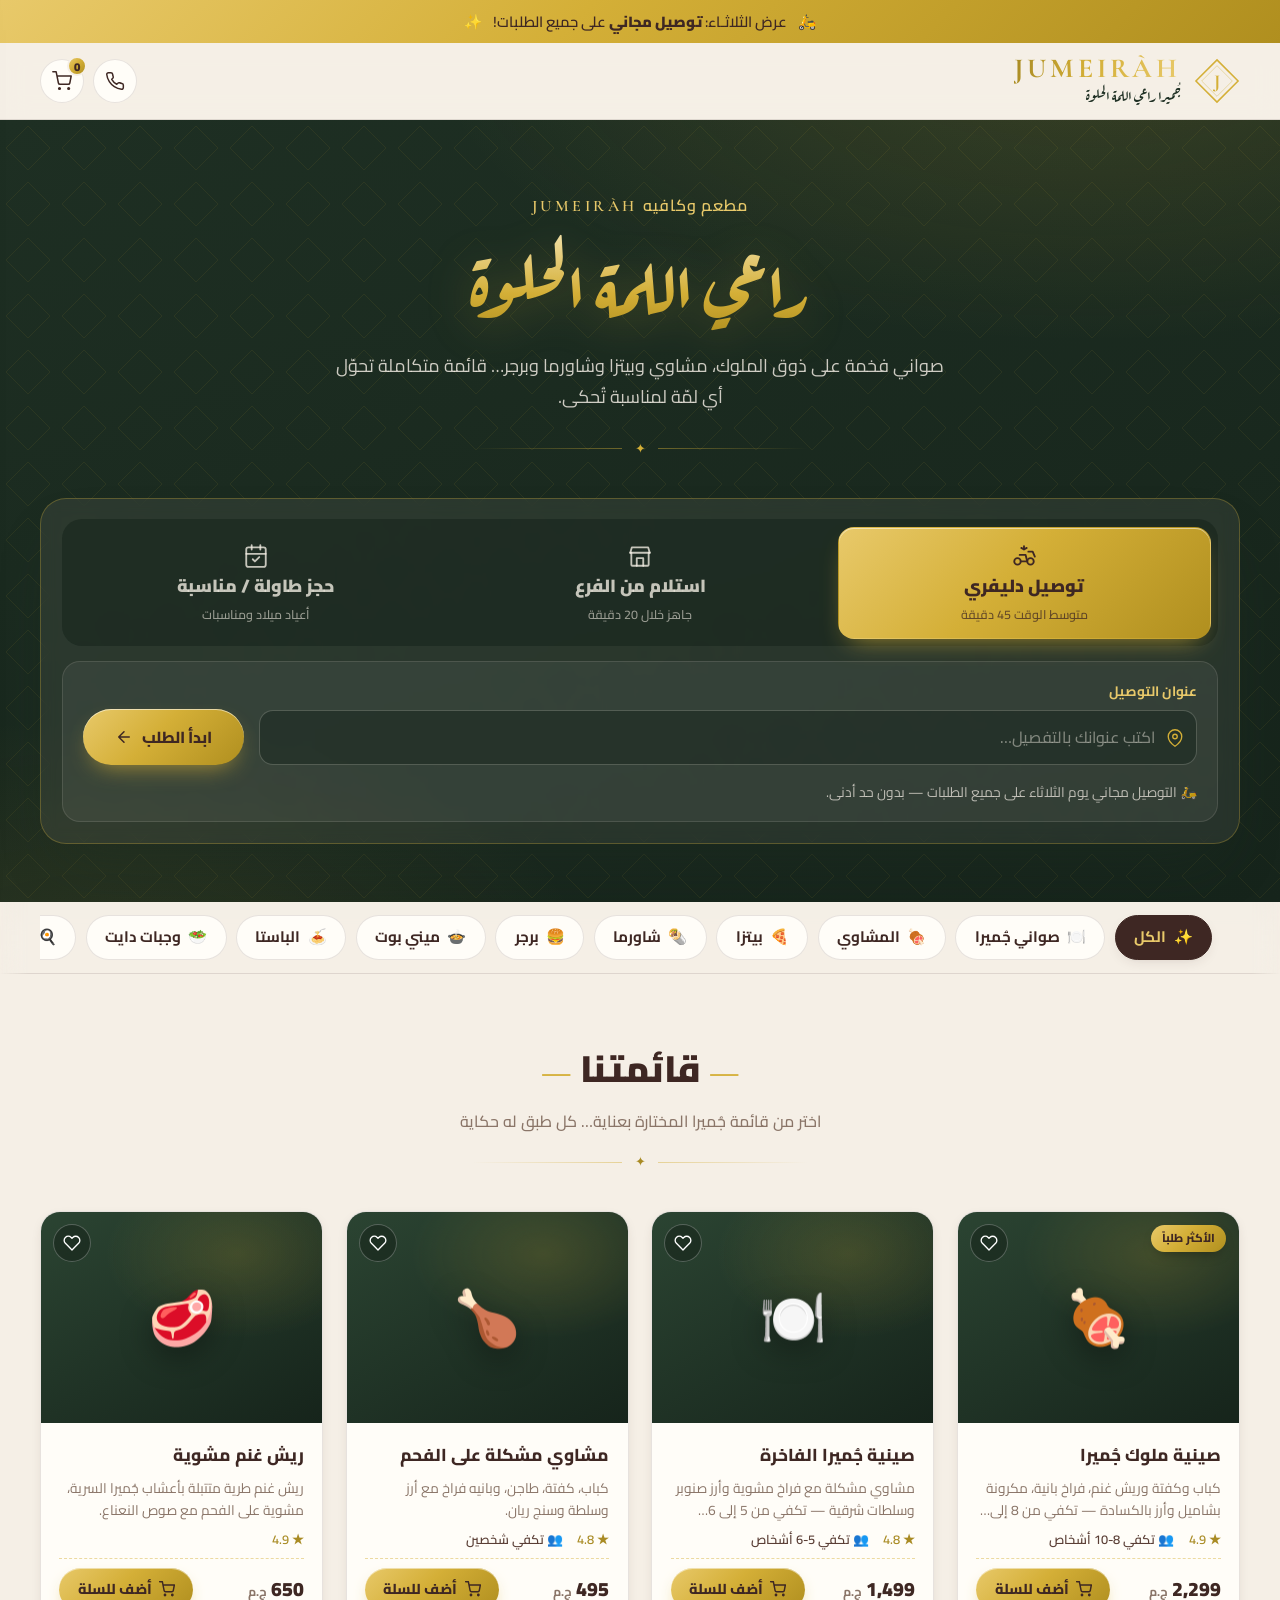
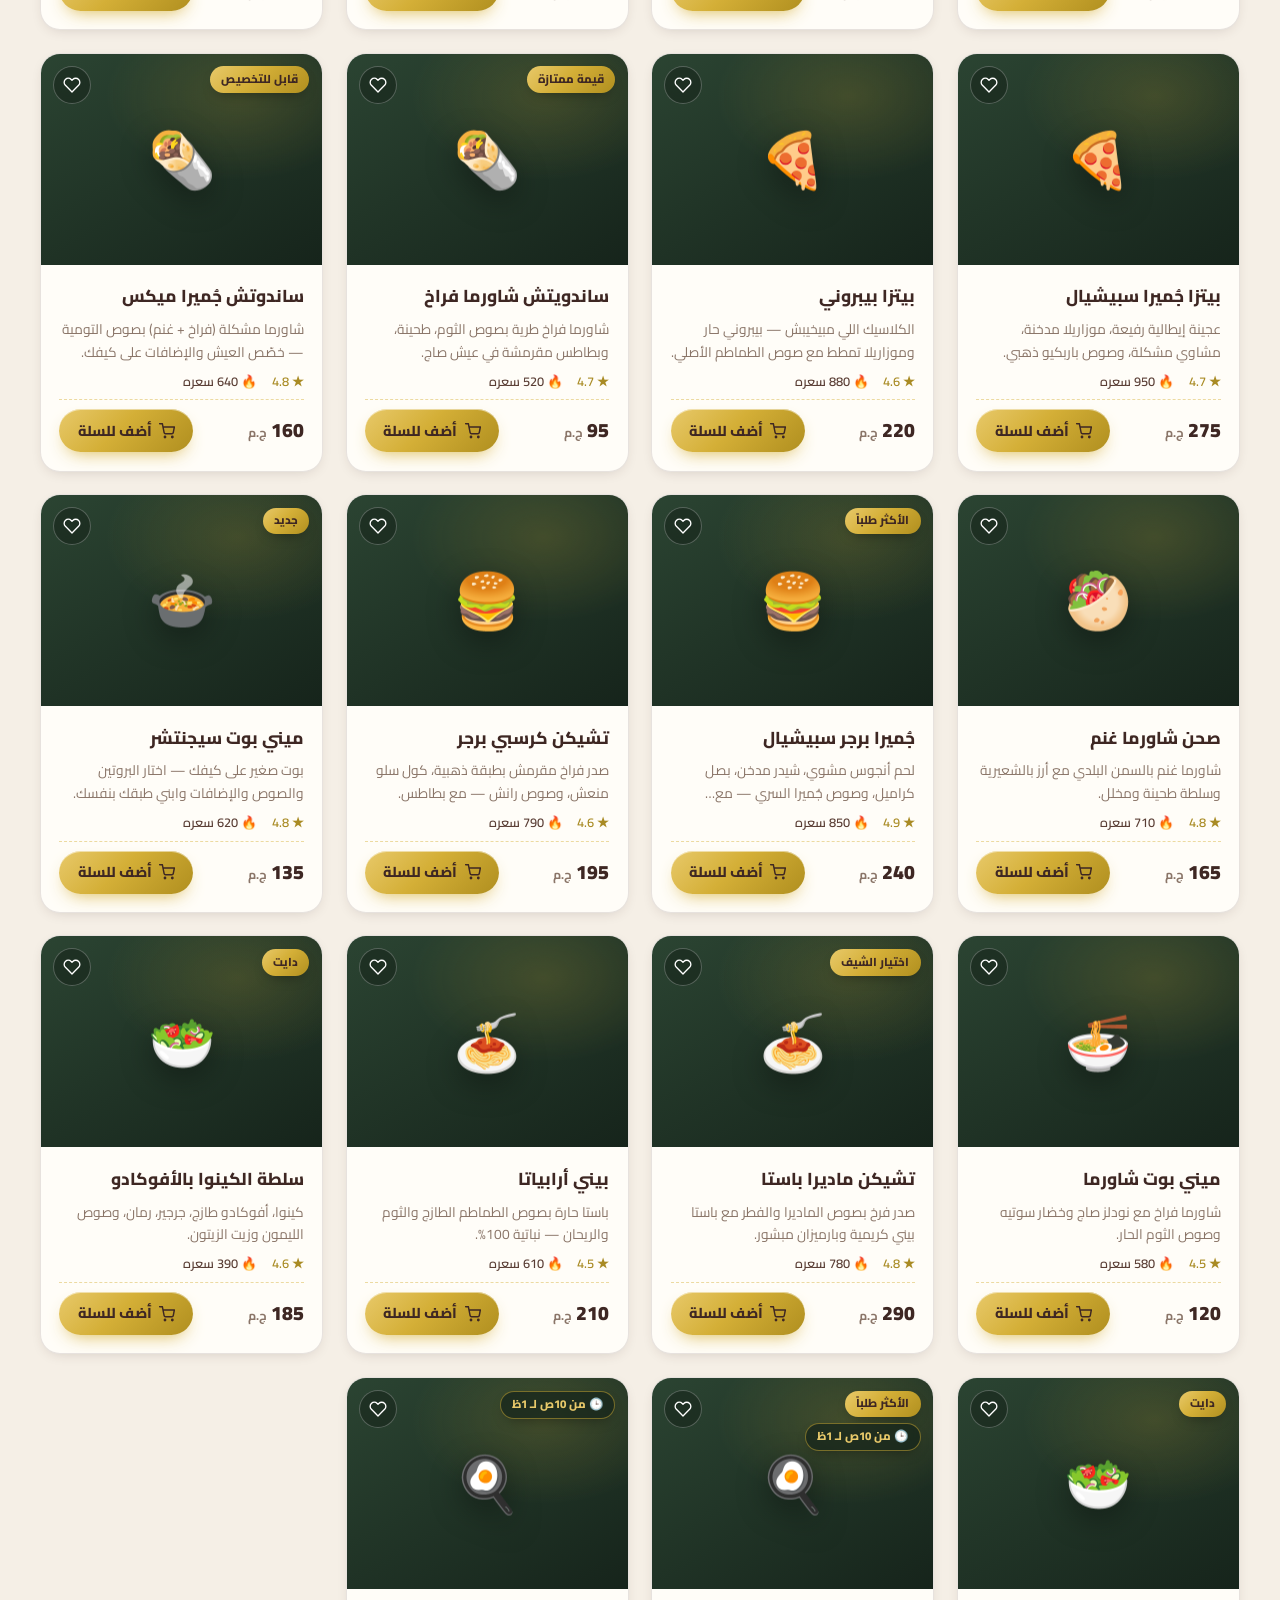
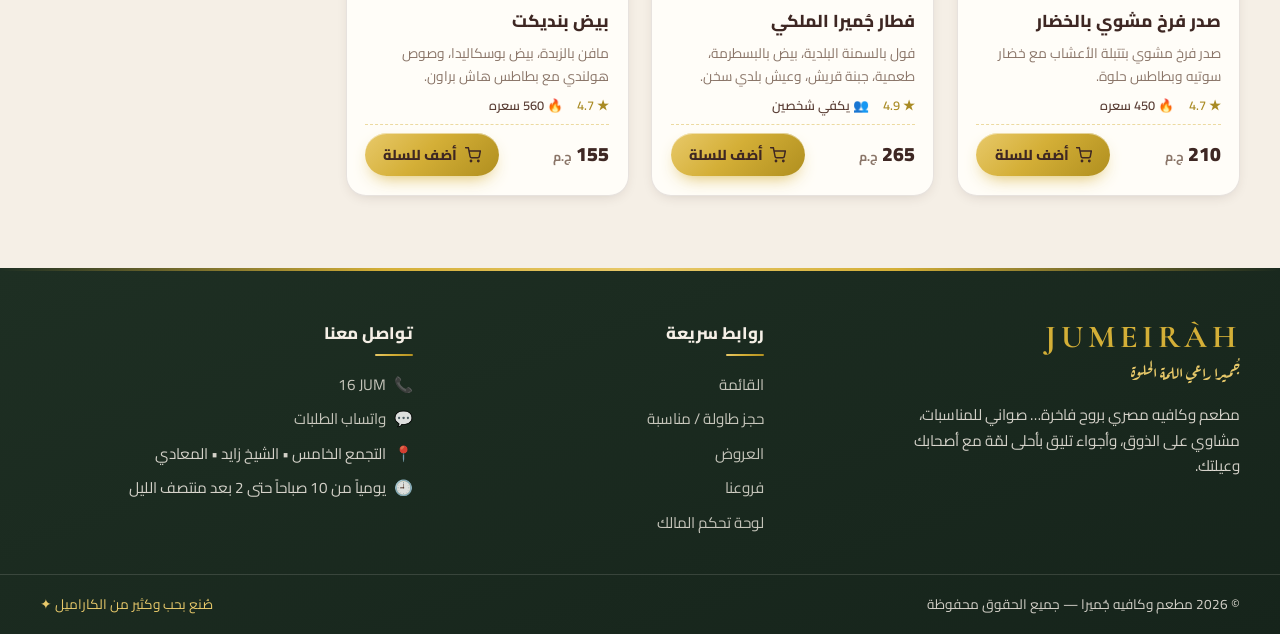
<file: index.html>
<!DOCTYPE html>
<html lang="ar" dir="rtl">
<head>
  <meta charset="UTF-8">
  <meta name="viewport" content="width=device-width, initial-scale=1.0">
  <meta name="theme-color" content="#1E2F23">
  <title>مطعم وكافيه جُميرا | JUMEIRÀH Restaurant &amp; Cafe</title>
  <meta name="description" content="جُميرا راعي اللمة الحلوة — صواني فخمة، مشاوي، بيتزا، شاورما وبرجر. توصيل، استلام من الفرع، وحجز طاولات.">
  <link rel="preconnect" href="https://fonts.googleapis.com">
  <link rel="preconnect" href="https://fonts.gstatic.com" crossorigin>
  <link href="https://fonts.googleapis.com/css2?family=Cairo:wght@300;400;500;600;700;800;900&family=Cormorant+Garamond:ital,wght@0,400;0,500;0,600;0,700;1,500&family=Aref+Ruqaa:wght@400;700&display=swap" rel="stylesheet">
  <link rel="stylesheet" href="css/style.css">
</head>
<body>

  <!-- ═══════════ شريط العرض الترويجي ═══════════ -->
  <div class="promo-banner" id="promoBanner" role="region" aria-label="عرض ترويجي">
    <span class="promo-icon" aria-hidden="true">🛵</span>
    <p class="promo-text">عرض الثلاثـاء: <strong>توصيل مجاني</strong> على جميع الطلبات!</p>
    <span class="promo-icon" aria-hidden="true">✨</span>
    <span class="promo-shine" aria-hidden="true"></span>
  </div>

  <!-- ═══════════ الهيدر ═══════════ -->
  <header class="site-header" id="siteHeader">
    <div class="container header-inner">

      <a href="#" class="brand" aria-label="مطعم وكافيه جُميرا — الصفحة الرئيسية">
        <span class="brand-monogram" aria-hidden="true">
          <svg viewBox="0 0 48 48" width="46" height="46" fill="none">
            <path d="M24 2 46 24 24 46 2 24Z" stroke="#D4AF37" stroke-width="1.6"/>
            <path d="M24 8 40 24 24 40 8 24Z" stroke="#D4AF37" stroke-width=".8" opacity=".5"/>
            <text x="24" y="30" text-anchor="middle" font-family="Cormorant Garamond, Georgia, serif" font-size="19" font-weight="700" fill="#D4AF37">J</text>
          </svg>
        </span>
        <span class="brand-text">
          <span class="brand-logo">JUMEIRÀH</span>
          <span class="brand-slogan">جُميرا راعي اللمة الحلوة</span>
        </span>
      </a>

      <nav class="header-actions" aria-label="أدوات سريعة">
        <a class="icon-btn" href="tel:16JUM" aria-label="اتصل بنا" title="اتصل بنا">
          <svg viewBox="0 0 24 24" width="20" height="20" fill="none" stroke="currentColor" stroke-width="1.8" stroke-linecap="round" stroke-linejoin="round"><path d="M22 16.92v3a2 2 0 0 1-2.18 2 19.79 19.79 0 0 1-8.63-3.07 19.5 19.5 0 0 1-6-6 19.79 19.79 0 0 1-3.07-8.67A2 2 0 0 1 4.11 2h3a2 2 0 0 1 2 1.72c.13.96.36 1.9.7 2.81a2 2 0 0 1-.45 2.11L8.09 9.91a16 16 0 0 0 6 6l1.27-1.27a2 2 0 0 1 2.11-.45c.91.34 1.85.57 2.81.7A2 2 0 0 1 22 16.92z"/></svg>
        </a>
        <button class="icon-btn cart-toggle" id="cartToggle" aria-label="فتح سلة الطلبات" title="سلة الطلبات">
          <svg viewBox="0 0 24 24" width="20" height="20" fill="none" stroke="currentColor" stroke-width="1.8" stroke-linecap="round" stroke-linejoin="round"><circle cx="9" cy="21" r="1"/><circle cx="20" cy="21" r="1"/><path d="M1 1h4l2.68 13.39a2 2 0 0 0 2 1.61h9.72a2 2 0 0 0 2-1.61L23 6H6"/></svg>
          <span class="cart-badge" id="cartBadge" hidden>0</span>
        </button>
      </nav>
    </div>
  </header>

  <!-- ═══════════ الهيرو + أزرار الخدمة ═══════════ -->
  <section class="hero" id="hero">
    <div class="hero-pattern" aria-hidden="true"></div>
    <div class="container hero-inner">

      <div class="hero-copy">
        <p class="hero-kicker">مطعم وكافيه <span class="en">JUMEIRÀH</span></p>
        <h1 class="hero-title">راعي اللمة الحلوة</h1>
        <p class="hero-sub">
          صواني فخمة على ذوق الملوك، مشاوي وبيتزا وشاورما وبرجر…
          قائمة متكاملة تحوّل أي لمّة لمناسبة تُحكى.
        </p>
        <div class="hero-ornament" aria-hidden="true">
          <span class="line"></span><span class="diamond">✦</span><span class="line"></span>
        </div>
      </div>

      <!-- أزرار الخدمة الرئيسية -->
      <div class="service-panel" role="tablist" aria-label="طريقة الطلب">
        <div class="service-tabs">
          <button class="service-tab is-active" id="tab-delivery" role="tab" aria-selected="true" aria-controls="panel-delivery" data-panel="delivery">
            <span class="tab-ico" aria-hidden="true">
              <svg viewBox="0 0 24 24" width="26" height="26" fill="none" stroke="currentColor" stroke-width="1.7" stroke-linecap="round" stroke-linejoin="round"><circle cx="6" cy="17" r="3"/><circle cx="18" cy="17" r="3"/><path d="M9 17h6l-1.5-6H8"/><path d="M16 8h4l2 4.5"/><path d="M12 3v3M9.5 4.5 12 6l2.5-1.5"/></svg>
            </span>
            <span class="tab-label">توصيل دليفري</span>
            <span class="tab-hint">متوسط الوقت 45 دقيقة</span>
          </button>

          <button class="service-tab" id="tab-pickup" role="tab" aria-selected="false" aria-controls="panel-pickup" data-panel="pickup">
            <span class="tab-ico" aria-hidden="true">
              <svg viewBox="0 0 24 24" width="26" height="26" fill="none" stroke="currentColor" stroke-width="1.7" stroke-linecap="round" stroke-linejoin="round"><path d="M3 9l1.5-5h15L21 9"/><path d="M4 9v11a1 1 0 0 0 1 1h14a1 1 0 0 0 1-1V9"/><path d="M9 21v-7h6v7"/><path d="M3 9h18"/></svg>
            </span>
            <span class="tab-label">استلام من الفرع</span>
            <span class="tab-hint">جاهز خلال 20 دقيقة</span>
          </button>

          <button class="service-tab" id="tab-reservation" role="tab" aria-selected="false" aria-controls="panel-reservation" data-panel="reservation">
            <span class="tab-ico" aria-hidden="true">
              <svg viewBox="0 0 24 24" width="26" height="26" fill="none" stroke="currentColor" stroke-width="1.7" stroke-linecap="round" stroke-linejoin="round"><rect x="3" y="4" width="18" height="18" rx="2"/><path d="M16 2v4M8 2v4M3 10h18"/><path d="M9 15l2 2 4-4"/></svg>
            </span>
            <span class="tab-label">حجز طاولة / مناسبة</span>
            <span class="tab-hint">أعياد ميلاد ومناسبات</span>
          </button>
        </div>

        <!-- لوحة: توصيل -->
        <div class="service-body" id="panel-delivery" role="tabpanel" aria-labelledby="tab-delivery">
          <div class="service-form">
            <div class="field field-grow">
              <label for="deliveryAddress">عنوان التوصيل</label>
              <div class="control">
                <svg viewBox="0 0 24 24" width="18" height="18" fill="none" stroke="currentColor" stroke-width="1.8" stroke-linecap="round" stroke-linejoin="round"><path d="M21 10c0 7-9 13-9 13S3 17 3 10a9 9 0 0 1 18 0z"/><circle cx="12" cy="10" r="3"/></svg>
                <input type="text" id="deliveryAddress" placeholder="اكتب عنوانك بالتفصيل…">
              </div>
            </div>
            <button class="btn btn-gold" type="button">
              ابدأ الطلب
              <svg viewBox="0 0 24 24" width="18" height="18" fill="none" stroke="currentColor" stroke-width="2" stroke-linecap="round" stroke-linejoin="round"><path d="M19 12H5M12 19l-7-7 7-7"/></svg>
            </button>
          </div>
          <p class="service-note">🛵 التوصيل مجاني يوم الثلاثاء على جميع الطلبات — بدون حد أدنى.</p>
        </div>

        <!-- لوحة: استلام -->
        <div class="service-body" id="panel-pickup" role="tabpanel" aria-labelledby="tab-pickup" hidden>
          <div class="service-form">
            <div class="field field-grow">
              <label for="pickupBranch">اختر الفرع</label>
              <div class="control">
                <svg viewBox="0 0 24 24" width="18" height="18" fill="none" stroke="currentColor" stroke-width="1.8" stroke-linecap="round" stroke-linejoin="round"><path d="M21 10c0 7-9 13-9 13S3 17 3 10a9 9 0 0 1 18 0z"/><circle cx="12" cy="10" r="3"/></svg>
                <select id="pickupBranch">
                  <option>فرع التجمع الخامس — ٩٠ شمال</option>
                  <option>فرع الشيخ زايد — أركان بلازا</option>
                  <option>فرع المعادي — شارع ٩</option>
                </select>
              </div>
            </div>
            <button class="btn btn-gold" type="button">
              استلم من الفرع
              <svg viewBox="0 0 24 24" width="18" height="18" fill="none" stroke="currentColor" stroke-width="2" stroke-linecap="round" stroke-linejoin="round"><path d="M19 12H5M12 19l-7-7 7-7"/></svg>
            </button>
          </div>
          <p class="service-note">🏬 جهّز طلبك خلال ٢٠ دقيقة وهنلاقيك على الباب — مع خصم ٥٪ على الدفع كاش.</p>
        </div>

        <!-- لوحة: حجز -->
        <div class="service-body" id="panel-reservation" role="tabpanel" aria-labelledby="tab-reservation" hidden>
          <div class="service-form service-form-grid">
            <div class="field">
              <label for="resDate">التاريخ</label>
              <div class="control"><input type="date" id="resDate"></div>
            </div>
            <div class="field">
              <label for="resTime">الوقت</label>
              <div class="control">
                <select id="resTime">
                  <option>1:00 م</option><option>2:00 م</option><option>4:00 م</option>
                  <option selected>6:00 م</option><option>8:00 م</option><option>10:00 م</option>
                </select>
              </div>
            </div>
            <div class="field">
              <label for="resGuests">عدد الأشخاص</label>
              <div class="control">
                <select id="resGuests">
                  <option>شخصان</option><option selected>4 أشخاص</option><option>6 أشخاص</option>
                  <option>8 أشخاص</option><option>أكثر من 10 — مناسبة</option>
                </select>
              </div>
            </div>
            <div class="field">
              <label for="resOccasion">المناسبة</label>
              <div class="control">
                <select id="resOccasion">
                  <option selected>جلسة عادية</option><option>عيد ميلاد 🎂</option>
                  <option>خطوبة 💍</option><option>اجتماع عمل 💼</option>
                </select>
              </div>
            </div>
            <button class="btn btn-gold btn-reserve" type="button">
              احجز طاولتك
              <svg viewBox="0 0 24 24" width="18" height="18" fill="none" stroke="currentColor" stroke-width="2" stroke-linecap="round" stroke-linejoin="round"><path d="M19 12H5M12 19l-7-7 7-7"/></svg>
            </button>
          </div>
          <p class="service-note">🎉 حجوزات المناسبات تشمل تزيين الطاولة وكيكة مجاناً — أخبرنا قبلها بـ 24 ساعة.</p>
        </div>
      </div>

    </div>
  </section>

  <!-- ═══════════ شريط التصنيفات ═══════════ -->
  <nav class="categories-wrap" id="categories" aria-label="تصنيفات القائمة">
    <div class="container">
      <div class="categories" id="categoriesTrack"><!-- يُبنى بالجافاسكريبت --></div>
    </div>
  </nav>

  <!-- ═══════════ القائمة ═══════════ -->
  <main class="menu" id="menu">
    <div class="container">
      <div class="section-head">
        <h2 class="section-title"><span class="en">—</span> قائمتنا <span class="en">—</span></h2>
        <p class="section-sub">اختر من قائمة جُميرا المختارة بعناية… كل طبق له حكاية</p>
        <div class="hero-ornament" aria-hidden="true">
          <span class="line"></span><span class="diamond">✦</span><span class="line"></span>
        </div>
      </div>

      <div class="menu-grid" id="menuGrid"><!-- تُبنى الكروت بالجافاسكريبت --></div>

      <p class="menu-empty" id="menuEmpty" hidden>لا توجد أصناف في هذا التصنيف حالياً 🍽️</p>
    </div>
  </main>

  <!-- ═══════════ الفوتر ═══════════ -->
  <footer class="site-footer">
    <div class="container footer-grid">
      <div class="footer-brand">
        <p class="brand-logo">JUMEIRÀH</p>
        <p class="footer-slogan">جُميرا راعي اللمة الحلوة</p>
        <p class="footer-about">
          مطعم وكافيه مصري بروح فاخرة… صواني للمناسبات، مشاوي على الذوق،
          وأجواء تليق بأحلى لمّة مع أصحابك وعيلتك.
        </p>
      </div>
      <div class="footer-col">
        <h3>روابط سريعة</h3>
        <ul>
          <li><a href="#menu">القائمة</a></li>
          <li><a href="reservation.html">حجز طاولة / مناسبة</a></li>
          <li><a href="#categories">العروض</a></li>
          <li><a href="#">فروعنا</a></li>
          <li><a href="admin.html">لوحة تحكم المالك</a></li>
        </ul>
      </div>
      <div class="footer-col">
        <h3>تواصل معنا</h3>
        <ul class="footer-contact">
          <li><span aria-hidden="true">📞</span> <a href="tel:16JUM" dir="ltr">16 JUM</a></li>
          <li><span aria-hidden="true">💬</span> <a href="#">واتساب الطلبات</a></li>
          <li><span aria-hidden="true">📍</span> التجمع الخامس • الشيخ زايد • المعادي</li>
          <li><span aria-hidden="true">🕘</span> يومياً من 10 صباحاً حتى 2 بعد منتصف الليل</li>
        </ul>
      </div>
    </div>
    <div class="footer-bar">
      <div class="container footer-bar-inner">
        <p>© 2026 مطعم وكافيه جُميرا — جميع الحقوق محفوظة</p>
        <p class="footer-tagline">صُنع بحب وكثير من الكاراميل ✦</p>
      </div>
    </div>
  </footer>

  <!-- ═══════════ شريط السلة السفلي (موبايل) ═══════════ -->
  <div class="cart-bar" id="cartBar" hidden>
    <button class="cart-bar-btn" id="cartBarBtn">
      <span class="cart-bar-count" id="cartBarCount">0 صنف</span>
      <span class="cart-bar-total" id="cartBarTotal">0 ج.م</span>
      <span class="cart-bar-cta">عرض السلة ←</span>
    </button>
  </div>

  <!-- ═══════════ درج السلة ═══════════ -->
  <div class="drawer-overlay" id="drawerOverlay" hidden></div>
  <aside class="cart-drawer" id="cartDrawer" aria-label="سلة الطلبات" aria-hidden="true">
    <header class="drawer-head">
      <h3>سلة الطلبات <span class="drawer-mode" id="drawerMode">🛵 توصيل</span></h3>
      <button class="icon-btn" id="cartClose" aria-label="إغلاق السلة">
        <svg viewBox="0 0 24 24" width="20" height="20" fill="none" stroke="currentColor" stroke-width="2" stroke-linecap="round"><path d="M18 6 6 18M6 6l12 12"/></svg>
      </button>
    </header>

    <div class="drawer-items" id="drawerItems"><!-- عناصر السلة --></div>

    <footer class="drawer-foot" id="drawerFoot">
      <div class="drawer-row"><span>المجموع الفرعي</span><span id="sumSubtotal">0 ج.م</span></div>
      <div class="drawer-row">
        <span>التوصيل</span>
        <span class="free-tag">مجاني — عرض الثلاثاء 🎉</span>
      </div>
      <div class="drawer-row drawer-total"><span>الإجمالي</span><span id="sumTotal">0 ج.م</span></div>
      <button class="btn btn-gold btn-block" id="checkoutBtn">إتمام الطلب</button>
      <p class="drawer-note">الأسعار تشمل ضريبة القيمة المضافة</p>
    </footer>
  </aside>

  <!-- ═══════════ التوست ═══════════ -->
  <div class="toast" id="toast" role="status" aria-live="polite"></div>

  <script src="js/app.js"></script>
</body>
</html>
</file>
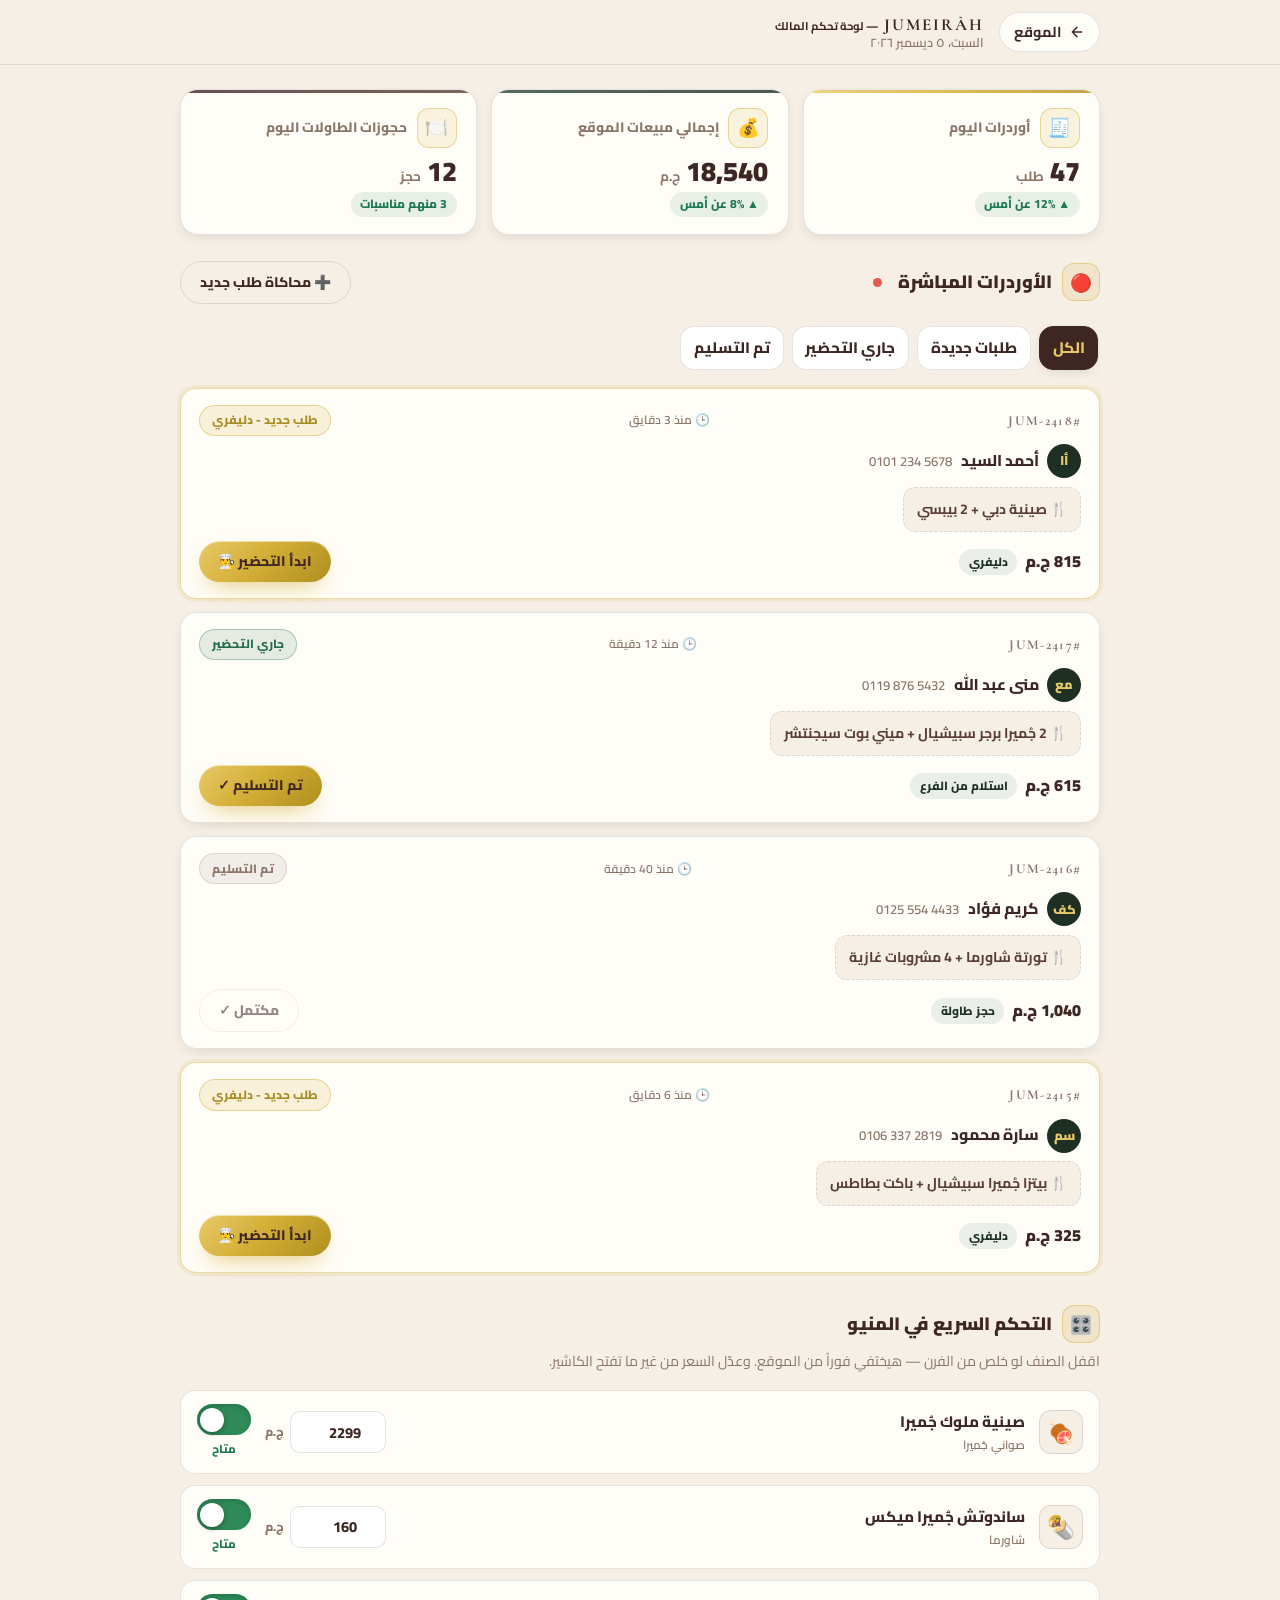
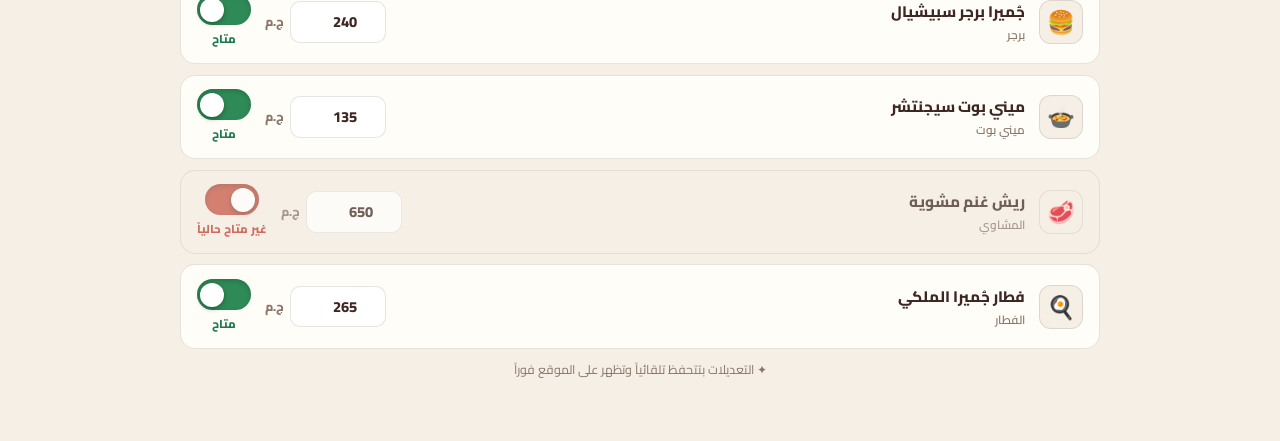
<file: admin.html>
<!DOCTYPE html>
<html lang="ar" dir="rtl">
<head>
  <meta charset="UTF-8">
  <meta name="viewport" content="width=device-width, initial-scale=1.0">
  <meta name="theme-color" content="#3E2723">
  <title>لوحة تحكم المالك | JUMEIRÀH</title>
  <link rel="preconnect" href="https://fonts.googleapis.com">
  <link rel="preconnect" href="https://fonts.gstatic.com" crossorigin>
  <link href="https://fonts.googleapis.com/css2?family=Cairo:wght@300;400;500;600;700;800;900&family=Cormorant+Garamond:wght@400;500;600;700&family=Aref+Ruqaa:wght@400;700&display=swap" rel="stylesheet">
  <link rel="stylesheet" href="css/style.css">
  <link rel="stylesheet" href="css/screens.css">
</head>
<body data-page="admin">

  <header class="mini-head">
    <div class="container wide mini-head-inner">
      <a class="back-link" href="index.html" aria-label="الرجوع للموقع">
        <svg viewBox="0 0 24 24" width="16" height="16" fill="none" stroke="currentColor" stroke-width="2.2" stroke-linecap="round" stroke-linejoin="round"><path d="M19 12H5M12 5l-7 7 7 7"/></svg>
        الموقع
      </a>
      <div class="mini-brand">
        <span class="b1">JUMEIRÀH <span style="font-family:var(--f-ar); font-size:.7rem; letter-spacing:0;">— لوحة تحكم المالك</span></span>
        <span class="b2 admin-head-date" id="adminDate"></span>
      </div>
    </div>
  </header>

  <main class="container wide" style="padding: 1.5rem 0 3rem;">

    <!-- ═══ كروت الإحصائيات ═══ -->
    <section class="stats-grid" aria-label="إحصائيات اليوم">
      <div class="stat-card">
        <div class="stat-top">
          <span class="stat-ico" aria-hidden="true">🧾</span>
          <span class="stat-label">أوردرات اليوم</span>
        </div>
        <div class="stat-num"><span data-count="47">0</span> <small>طلب</small></div>
        <span class="stat-delta">▲ 12% عن أمس</span>
      </div>
      <div class="stat-card st-olive">
        <div class="stat-top">
          <span class="stat-ico" aria-hidden="true">💰</span>
          <span class="stat-label">إجمالي مبيعات الموقع</span>
        </div>
        <div class="stat-num"><span data-count="18540">0</span> <small>ج.م</small></div>
        <span class="stat-delta">▲ 8% عن أمس</span>
      </div>
      <div class="stat-card st-espresso">
        <div class="stat-top">
          <span class="stat-ico" aria-hidden="true">🍽️</span>
          <span class="stat-label">حجوزات الطاولات اليوم</span>
        </div>
        <div class="stat-num"><span data-count="12">0</span> <small>حجز</small></div>
        <span class="stat-delta">3 منهم مناسبات</span>
      </div>
    </section>

    <!-- ═══ الأوردرات المباشرة ═══ -->
    <section aria-label="الأوردرات المباشرة" style="margin-bottom:2rem;">
      <div style="display:flex; align-items:center; justify-content:space-between; gap:.8rem; flex-wrap:wrap; margin-bottom:1rem;">
        <h2 class="card-title" style="margin:0;">
          <span class="t-ico" aria-hidden="true">🔴</span> الأوردرات المباشرة
          <span class="live-dot" aria-hidden="true"></span>
        </h2>
        <button class="btn btn-outline btn-sm" id="simOrder" type="button">➕ محاكاة طلب جديد</button>
      </div>

      <div class="chips-row" id="orderFilters" style="margin-bottom:.6rem;">
        <button class="g-chip is-active" data-filter="all" type="button">الكل</button>
        <button class="g-chip" data-filter="0" type="button">طلبات جديدة</button>
        <button class="g-chip" data-filter="1" type="button">جاري التحضير</button>
        <button class="g-chip" data-filter="2" type="button">تم التسليم</button>
      </div>

      <div id="ordersList"><!-- كروت الأوردرات --></div>
    </section>

    <!-- ═══ التحكم السريع في المنيو ═══ -->
    <section aria-label="التحكم في المنيو">
      <h2 class="card-title"><span class="t-ico" aria-hidden="true">🎛️</span> التحكم السريع في المنيو</h2>
      <p class="card-sub">اقفل الصنف لو خلص من الفرن — هيختفي فوراً من الموقع. وعدّل السعر من غير ما تفتح الكاشير.</p>

      <div id="menuCtrl"><!-- صفوف التحكم --></div>

      <p style="text-align:center; font-size:.78rem; color:var(--muted); margin-top:.6rem;">
        ✦ التعديلات بتتحفظ تلقائياً وتظهر على الموقع فوراً
      </p>
    </section>
  </main>

  <div class="toast" id="toast" role="status" aria-live="polite"></div>

  <script src="js/screens.js"></script>
</body>
</html>
</file>
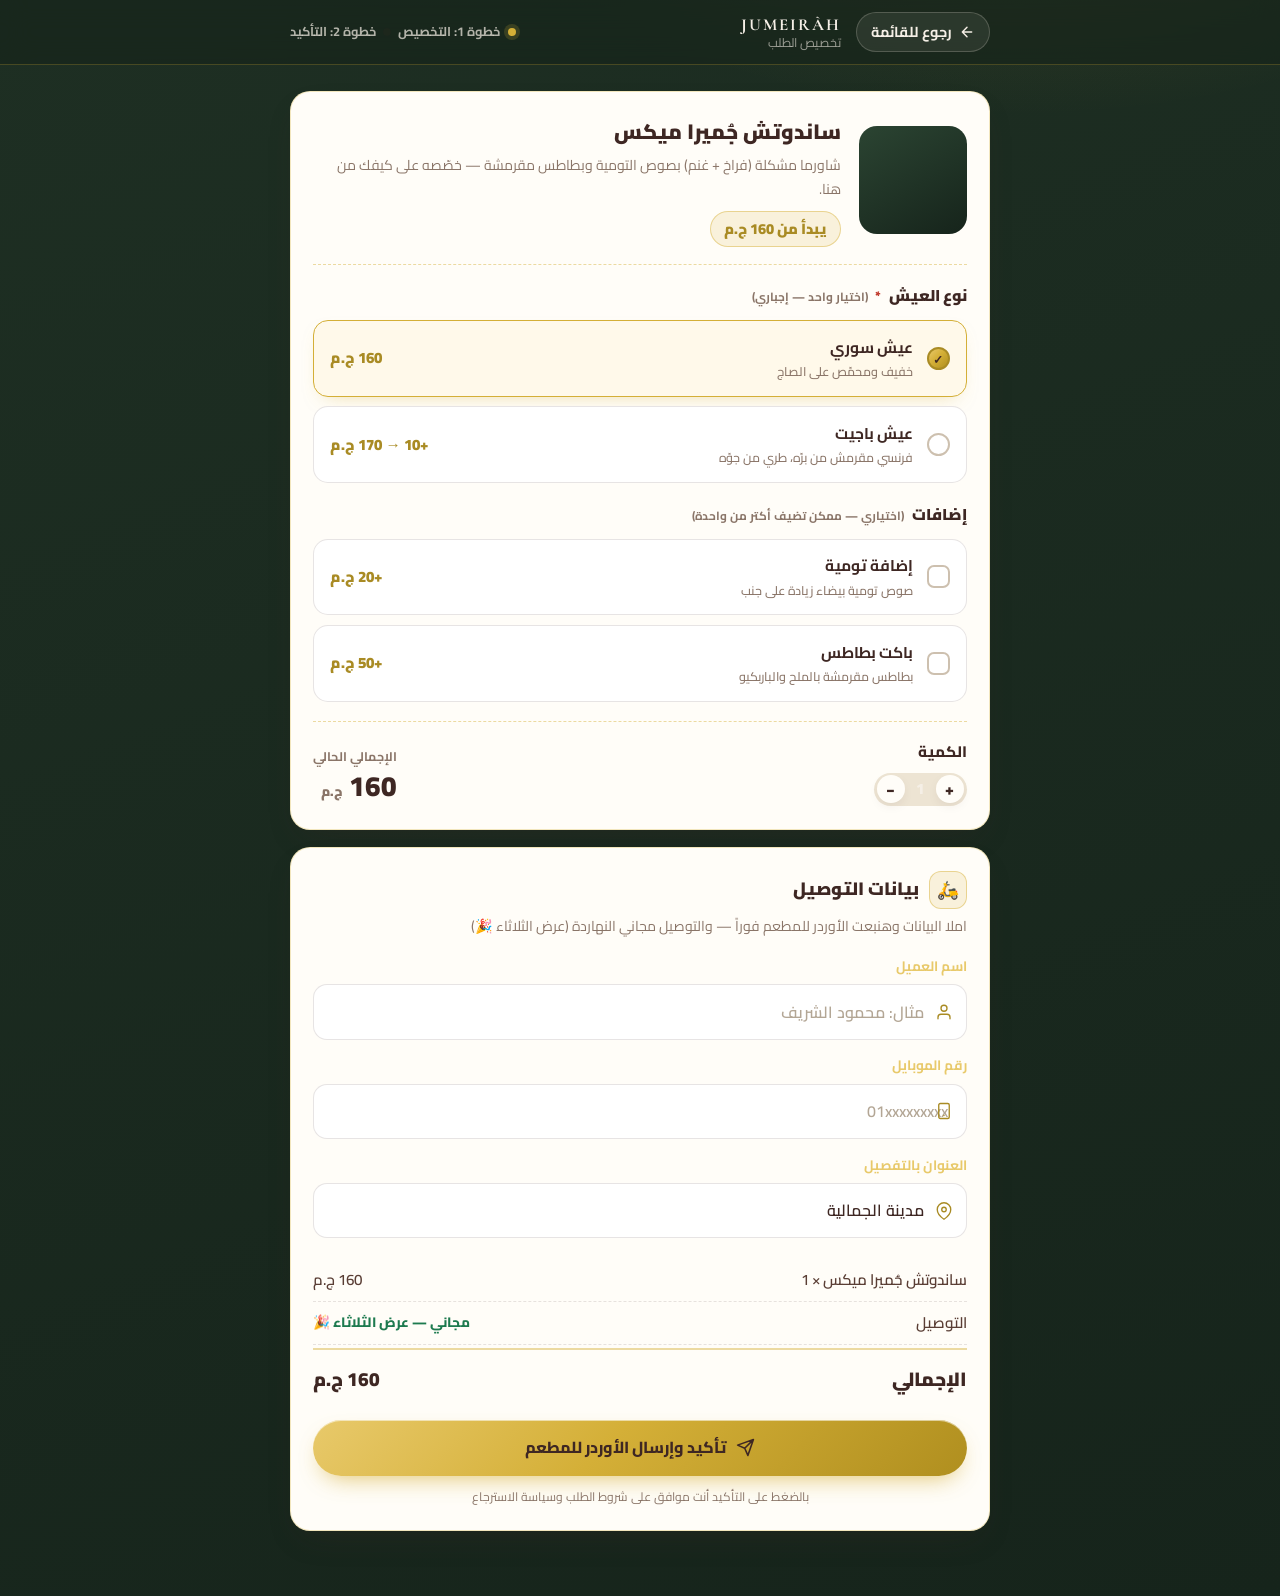
<file: customize.html>
<!DOCTYPE html>
<html lang="ar" dir="rtl">
<head>
  <meta charset="UTF-8">
  <meta name="viewport" content="width=device-width, initial-scale=1.0">
  <meta name="theme-color" content="#16241B">
  <title>تخصيص الطلب — ساندوتش جُميرا ميكس | JUMEIRÀH</title>
  <link rel="preconnect" href="https://fonts.googleapis.com">
  <link rel="preconnect" href="https://fonts.gstatic.com" crossorigin>
  <link href="https://fonts.googleapis.com/css2?family=Cairo:wght@300;400;500;600;700;800;900&family=Cormorant+Garamond:wght@400;500;600;700&family=Aref+Ruqaa:wght@400;700&display=swap" rel="stylesheet">
  <link rel="stylesheet" href="css/style.css">
  <link rel="stylesheet" href="css/screens.css">
</head>
<body data-page="customize">

  <header class="mini-head">
    <div class="container narrow mini-head-inner">
      <a class="back-link" href="index.html" aria-label="الرجوع للقائمة">
        <svg viewBox="0 0 24 24" width="16" height="16" fill="none" stroke="currentColor" stroke-width="2.2" stroke-linecap="round" stroke-linejoin="round"><path d="M19 12H5M12 5l-7 7 7 7"/></svg>
        رجوع للقائمة
      </a>
      <div class="mini-brand">
        <span class="b1">JUMEIRÀH</span>
        <span class="b2">تخصيص الطلب</span>
      </div>
      <div class="steps" aria-hidden="true">
        <span class="dot on"></span> خطوة 1: التخصيص
        <span class="dot"></span> خطوة 2: التأكيد
      </div>
    </div>
  </header>

  <main class="container narrow" style="padding: 1.6rem 0 3rem;">

    <!-- ═══ بطاقة تخصيص الصنف (البوب-أب) ═══ -->
    <section class="card" aria-label="تخصيص الصنف">

      <div class="item-hero">
        <div class="item-hero-media" data-emoji="🌯">
          <img src="https://images.unsplash.com/photo-1565299585323-38d6b0865b47?auto=format&fit=crop&w=500&q=70"
               alt="ساندوتش جُميرا ميكس" onerror="this.remove()">
        </div>
        <div class="item-hero-info">
          <h1>ساندوتش جُميرا ميكس</h1>
          <p>شاورما مشكلة (فراخ + غنم) بصوص التومية وبطاطس مقرمشة — خصّصه على كيفك من هنا.</p>
          <span class="base-price">يبدأ من 160 ج.م</span>
        </div>
      </div>

      <!-- نوع العيش: راديو -->
      <div class="opt-group">
        <h3 class="opt-title">نوع العيش <span class="req">*</span> <span class="opt-type">(اختيار واحد — إجباري)</span></h3>
        <div class="opt-list" role="radiogroup" aria-label="نوع العيش">
          <label class="opt-card" data-type="radio">
            <input type="radio" name="bread" value="souri" data-price="160" checked>
            <span class="opt-check" aria-hidden="true"></span>
            <span class="opt-name">عيش سوري<small>خفيف ومحمّص على الصاج</small></span>
            <span class="opt-price">160 ج.م</span>
          </label>
          <label class="opt-card" data-type="radio">
            <input type="radio" name="bread" value="baguette" data-price="170">
            <span class="opt-check" aria-hidden="true"></span>
            <span class="opt-name">عيش باجيت<small>فرنسي مقرمش من برّه، طري من جوّه</small></span>
            <span class="opt-price">+10 → 170 ج.م</span>
          </label>
        </div>
      </div>

      <!-- الإضافات: تشيك بوكس -->
      <div class="opt-group">
        <h3 class="opt-title">إضافات <span class="opt-type">(اختياري — ممكن تضيف أكتر من واحدة)</span></h3>
        <div class="opt-list">
          <label class="opt-card" data-type="checkbox">
            <input type="checkbox" name="extra" value="toum" data-price="20">
            <span class="opt-check" aria-hidden="true"></span>
            <span class="opt-name">إضافة تومية<small>صوص تومية بيضاء زيادة على جنب</small></span>
            <span class="opt-price">+20 ج.م</span>
          </label>
          <label class="opt-card" data-type="checkbox">
            <input type="checkbox" name="extra" value="fries" data-price="50">
            <span class="opt-check" aria-hidden="true"></span>
            <span class="opt-name">باكت بطاطس<small>بطاطس مقرمشة بالملح والباربكيو</small></span>
            <span class="opt-price">+50 ج.م</span>
          </label>
        </div>
      </div>

      <!-- الكمية + الإجمالي الحي -->
      <div class="qty-total-row">
        <div>
          <span class="lbl" style="display:block; margin-bottom:.45rem;">الكمية</span>
          <div class="qty-stepper" aria-label="الكمية">
            <button type="button" id="qtyPlus" aria-label="زيادة الكمية">+</button>
            <span class="qty" id="qtyVal">1</span>
            <button type="button" id="qtyMinus" aria-label="تقليل الكمية">−</button>
          </div>
        </div>
        <div class="live-total">
          <span class="t">الإجمالي الحالي</span>
          <div class="v"><span id="liveTotal">160</span> <small>ج.م</small></div>
        </div>
      </div>
    </section>

    <!-- ═══ ملخص الدفع السريع ═══ -->
    <section class="card form-light" aria-label="بيانات الدفع والتوصيل">
      <h2 class="card-title"><span class="t-ico" aria-hidden="true">🛵</span> بيانات التوصيل</h2>
      <p class="card-sub">املا البيانات وهنبعت الأوردر للمطعم فوراً — والتوصيل مجاني النهاردة (عرض الثلاثاء 🎉)</p>

      <div class="field">
        <label for="custName">اسم العميل</label>
        <div class="control">
          <svg viewBox="0 0 24 24" width="18" height="18" fill="none" stroke="currentColor" stroke-width="1.8" stroke-linecap="round" stroke-linejoin="round"><path d="M20 21v-2a4 4 0 0 0-4-4H8a4 4 0 0 0-4 4v2"/><circle cx="12" cy="7" r="4"/></svg>
          <input type="text" id="custName" placeholder="مثال: محمود الشريف" autocomplete="name">
        </div>
      </div>

      <div class="field">
        <label for="custPhone">رقم الموبايل</label>
        <div class="control">
          <svg viewBox="0 0 24 24" width="18" height="18" fill="none" stroke="currentColor" stroke-width="1.8" stroke-linecap="round" stroke-linejoin="round"><rect x="5" y="2" width="14" height="20" rx="2"/><path d="M12 18h.01"/></svg>
          <input type="tel" id="custPhone" placeholder="01xxxxxxxxx" inputmode="numeric" autocomplete="tel" dir="ltr" style="text-align:end;">
        </div>
      </div>

      <div class="field">
        <label for="custAddr">العنوان بالتفصيل</label>
        <div class="control">
          <svg viewBox="0 0 24 24" width="18" height="18" fill="none" stroke="currentColor" stroke-width="1.8" stroke-linecap="round" stroke-linejoin="round"><path d="M21 10c0 7-9 13-9 13S3 17 3 10a9 9 0 0 1 18 0z"/><circle cx="12" cy="10" r="3"/></svg>
          <input type="text" id="custAddr" value="مدينة الجمالية" autocomplete="street-address">
        </div>
      </div>

      <div class="summary-rows" style="margin-top:1.3rem;">
        <div class="srow"><span>ساندوتش جُميرا ميكس × <span id="sumQty">1</span></span><span id="sumItems">160 ج.م</span></div>
        <div class="srow"><span>التوصيل</span><span class="free-tag">مجاني — عرض الثلاثاء 🎉</span></div>
        <div class="srow grand"><span>الإجمالي</span><span id="sumGrand">160 ج.م</span></div>
      </div>

      <button class="btn btn-gold btn-block" id="confirmOrder" type="button">
        <svg viewBox="0 0 24 24" width="19" height="19" fill="none" stroke="currentColor" stroke-width="2" stroke-linecap="round" stroke-linejoin="round"><path d="M22 2 11 13M22 2l-7 20-4-9-9-4 20-7z"/></svg>
        تأكيد وإرسال الأوردر للمطعم
      </button>
      <p style="margin:.7rem 0 0; text-align:center; font-size:.76rem; color:var(--muted);">
        بالضغط على التأكيد أنت موافق على شروط الطلب وسياسة الاسترجاع
      </p>
    </section>
  </main>

  <!-- ═══ شاشة النجاح ═══ -->
  <div class="success-overlay" id="successOverlay">
    <div class="success-card" role="dialog" aria-label="تم إرسال الطلب">
      <div class="success-ico" aria-hidden="true">✓</div>
      <h2>الأوردر راح للمطبخ! 👨‍🍳</h2>
      <p class="s-msg">استلمنا طلبك وهنكلمك على <span id="sPhone" dir="ltr"></span> للتأكيد خلال دقايق.</p>
      <div class="success-code" id="orderCode">JUM-0000</div>
      <div class="success-details" id="successDetails"></div>
      <a class="btn btn-gold btn-block" href="index.html">الرجوع للقائمة الرئيسية</a>
    </div>
  </div>

  <div class="toast" id="toast" role="status" aria-live="polite"></div>

  <script src="js/screens.js"></script>
</body>
</html>
</file>
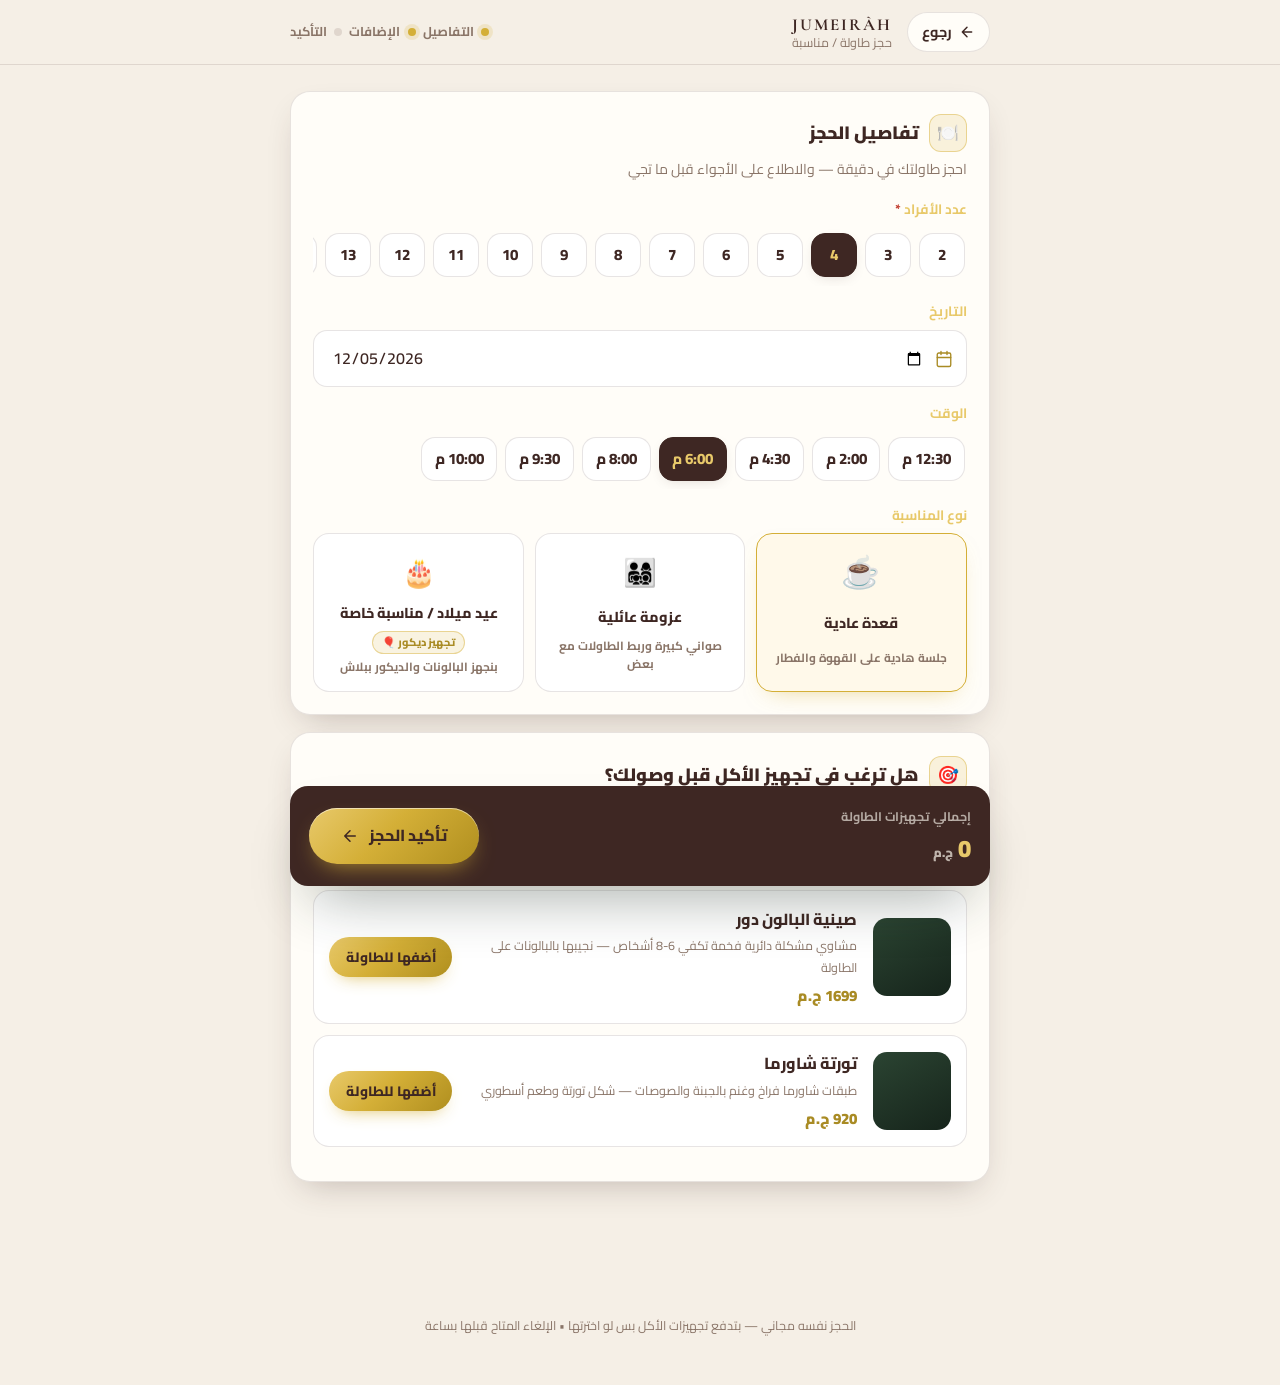
<file: reservation.html>
<!DOCTYPE html>
<html lang="ar" dir="rtl">
<head>
  <meta charset="UTF-8">
  <meta name="viewport" content="width=device-width, initial-scale=1.0">
  <meta name="theme-color" content="#1E2F23">
  <title>حجز طاولة | مطعم وكافيه جُميرا JUMEIRÀH</title>
  <link rel="preconnect" href="https://fonts.googleapis.com">
  <link rel="preconnect" href="https://fonts.gstatic.com" crossorigin>
  <link href="https://fonts.googleapis.com/css2?family=Cairo:wght@300;400;500;600;700;800;900&family=Cormorant+Garamond:wght@400;500;600;700&family=Aref+Ruqaa:wght@400;700&display=swap" rel="stylesheet">
  <link rel="stylesheet" href="css/style.css">
  <link rel="stylesheet" href="css/screens.css">
</head>
<body data-page="reservation">

  <header class="mini-head">
    <div class="container narrow mini-head-inner">
      <a class="back-link" href="index.html" aria-label="الرجوع للرئيسية">
        <svg viewBox="0 0 24 24" width="16" height="16" fill="none" stroke="currentColor" stroke-width="2.2" stroke-linecap="round" stroke-linejoin="round"><path d="M19 12H5M12 5l-7 7 7 7"/></svg>
        رجوع
      </a>
      <div class="mini-brand">
        <span class="b1">JUMEIRÀH</span>
        <span class="b2">حجز طاولة / مناسبة</span>
      </div>
      <div class="steps" aria-hidden="true">
        <span class="dot on"></span> التفاصيل
        <span class="dot on"></span> الإضافات
        <span class="dot"></span> التأكيد
      </div>
    </div>
  </header>

  <main class="container narrow" style="padding: 1.6rem 0 3rem;">

    <!-- ═══ تفاصيل الحجز ═══ -->
    <section class="card form-light" aria-label="تفاصيل الحجز">
      <h2 class="card-title"><span class="t-ico" aria-hidden="true">🍽️</span> تفاصيل الحجز</h2>
      <p class="card-sub">احجز طاولتك في دقيقة — والاطلاع على الأجواء قبل ما تجي</p>

      <!-- عدد الأفراد -->
      <div class="field">
        <label>عدد الأفراد <span style="color:#C0392B;">*</span></label>
        <div class="chips-row" id="guestChips" role="group" aria-label="عدد الأفراد"><!-- 2 إلى 15 --></div>
      </div>

      <!-- التاريخ والوقت -->
      <div class="field">
        <label for="resDate">التاريخ</label>
        <div class="control">
          <svg viewBox="0 0 24 24" width="18" height="18" fill="none" stroke="currentColor" stroke-width="1.8" stroke-linecap="round" stroke-linejoin="round"><rect x="3" y="4" width="18" height="18" rx="2"/><path d="M16 2v4M8 2v4M3 10h18"/></svg>
          <input type="date" id="resDate">
        </div>
      </div>

      <div class="field">
        <label>الوقت</label>
        <div class="chips-row" id="timeChips" role="group" aria-label="وقت الحجز">
          <button class="g-chip" type="button" data-time="12:30 م">12:30 م</button>
          <button class="g-chip" type="button" data-time="2:00 م">2:00 م</button>
          <button class="g-chip" type="button" data-time="4:30 م">4:30 م</button>
          <button class="g-chip is-active" type="button" data-time="6:00 م">6:00 م</button>
          <button class="g-chip" type="button" data-time="8:00 م">8:00 م</button>
          <button class="g-chip" type="button" data-time="9:30 م">9:30 م</button>
          <button class="g-chip" type="button" data-time="10:00 م">10:00 م</button>
        </div>
      </div>

      <!-- نوع المناسبة -->
      <div class="field">
        <label>نوع المناسبة</label>
        <div class="occasion-grid" role="radiogroup" aria-label="نوع المناسبة">
          <label class="occ-card">
            <input type="radio" name="occasion" value="normal" checked>
            <span class="occ-ico" aria-hidden="true">☕</span>
            <span class="occ-name">قعدة عادية</span>
            <span class="occ-desc">جلسة هادية على القهوة والفطار</span>
          </label>
          <label class="occ-card">
            <input type="radio" name="occasion" value="family">
            <span class="occ-ico" aria-hidden="true">👨‍👩‍👧‍👦</span>
            <span class="occ-name">عزومة عائلية</span>
            <span class="occ-desc">صواني كبيرة وربط الطاولات مع بعض</span>
          </label>
          <label class="occ-card">
            <input type="radio" name="occasion" value="party">
            <span class="occ-ico" aria-hidden="true">🎂</span>
            <span class="occ-name">عيد ميلاد / مناسبة خاصة</span>
            <span class="occ-tag">تجهيز ديكور 🎈</span>
            <span class="occ-desc">بنجهز البالونات والديكور ببلاش</span>
          </label>
        </div>
      </div>
    </section>

    <!-- ═══ الأب-سيل: تجهيز الأكل قبل الوصول ═══ -->
    <section class="card" aria-label="تجهيز الأكل قبل الوصول">
      <h2 class="card-title"><span class="t-ico" aria-hidden="true">🎯</span> هل ترغب في تجهيز الأكل قبل وصولك؟</h2>
      <div class="upsell-banner">
        <span style="font-size:1.3rem;" aria-hidden="true">⏱️</span>
        <span>وصلت، قعدت، لقيت الأكل على الطاولة جاهز — من غير انتظار ولا زحمة، وهتوفر 25 دقيقة انتظار.</span>
      </div>

      <div class="upsell-card" data-upsell="balloon" data-price="1699">
        <div class="upsell-media" data-emoji="🎈">
          <img src="https://images.unsplash.com/photo-1544025162-d76694265947?auto=format&fit=crop&w=400&q=70"
               alt="صينية البالون دور" loading="lazy" onerror="this.remove()">
        </div>
        <div class="upsell-info">
          <h4>صينية البالون دور</h4>
          <p>مشاوي مشكلة دائرية فخمة تكفي 6-8 أشخاص — نجيبها بالبالونات على الطاولة</p>
          <span class="u-price">1699 ج.م</span>
        </div>
        <button class="upsell-add" type="button">أضفها للطاولة</button>
      </div>

      <div class="upsell-card" data-upsell="torta" data-price="920">
        <div class="upsell-media" data-emoji="🎂">
          <img src="https://images.unsplash.com/photo-1565299624946-b28f40a0ae38?auto=format&fit=crop&w=400&q=70"
               alt="تورتة شاورما" loading="lazy" onerror="this.remove()">
        </div>
        <div class="upsell-info">
          <h4>تورتة شاورما</h4>
          <p>طبقات شاورما فراخ وغنم بالجبنة والصوصات — شكل تورتة وطعم أسطوري</p>
          <span class="u-price">920 ج.م</span>
        </div>
        <button class="upsell-add" type="button">أضفها للطاولة</button>
      </div>
    </section>

    <!-- ═══ شريط التأكيد ═══ -->
    <div class="sum-bar">
      <div class="sb-total">
        <span class="t">إجمالي تجهيزات الطاولة</span>
        <div class="v"><span id="resTotal">0</span> <small style="font-size:.8rem; color:rgba(245,239,230,.7);">ج.م</small></div>
      </div>
      <button class="btn btn-gold" id="confirmRes" type="button">
        تأكيد الحجز
        <svg viewBox="0 0 24 24" width="18" height="18" fill="none" stroke="currentColor" stroke-width="2" stroke-linecap="round" stroke-linejoin="round"><path d="M19 12H5M12 19l-7-7 7-7"/></svg>
      </button>
    </div>
    <p style="text-align:center; font-size:.78rem; color:var(--muted); margin:.9rem 0 0;">
      الحجز نفسه مجاني — بتدفع تجهيزات الأكل بس لو اخترتها • الإلغاء المتاح قبلها بساعة
    </p>
  </main>

  <!-- ═══ شاشة النجاح ═══ -->
  <div class="success-overlay" id="successOverlay">
    <div class="success-card" role="dialog" aria-label="تم تأكيد الحجز">
      <div class="success-ico" aria-hidden="true">✓</div>
      <h2>حجزك اتأكد! 🎉</h2>
      <p class="s-msg">طاولتك محجوزة باسمك — وهنبعتلك رسالة تأكيد، ولو جهزت أكل هنلاقيه مستنيك.</p>
      <div class="success-code" id="resCode">TBL-0000</div>
      <div class="success-details" id="resDetails"></div>
      <a class="btn btn-gold btn-block" href="index.html">الرجوع للقائمة الرئيسية</a>
    </div>
  </div>

  <div class="toast" id="toast" role="status" aria-live="polite"></div>

  <script src="js/screens.js"></script>
</body>
</html>
</file>
<file: css/style.css>
/* ═══════════════════════════════════════════════════════════════
   JUMEIRÀH Restaurant & Cafe — مطعم وكافيه جُميرا
   Luxury Arabic RTL UI • Cream / Espresso / Olive / Gold
   ═══════════════════════════════════════════════════════════════ */

:root {
  /* Palette */
  --cream:        #F5EFE6;
  --cream-deep:   #EDE4D3;
  --cream-card:   #FFFDF8;
  --espresso:     #3E2723;
  --espresso-soft:#5A3E35;
  --olive:        #1E2F23;
  --olive-deep:   #16241B;
  --olive-soft:   #2B4432;
  --gold:         #D4AF37;
  --gold-light:   #E8C96A;
  --gold-deep:    #A98B24;
  --muted:        #8A7568;
  --line:         rgba(62, 39, 35, .12);
  --gold-line:    rgba(212, 175, 55, .45);

  /* Type */
  --f-ar:      "Cairo", "Segoe UI", Tahoma, sans-serif;
  --f-logo:    "Cormorant Garamond", "Times New Roman", Georgia, serif;
  --f-slogan:  "Aref Ruqaa", "Traditional Arabic", serif;

  /* Effects */
  --shadow-sm: 0 4px 14px -6px rgba(62, 39, 35, .22);
  --shadow-md: 0 14px 34px -14px rgba(62, 39, 35, .30);
  --shadow-lg: 0 30px 60px -24px rgba(30, 47, 35, .45);
  --gold-grad: linear-gradient(135deg, #E8C96A 0%, #D4AF37 45%, #B08F1F 100%);
  --radius:    20px;
  --header-h:  76px;

  --container: 1200px;
}

/* ─── Reset ─────────────────────────────────────────────────── */
*, *::before, *::after { box-sizing: border-box; }

html { scroll-behavior: smooth; }

body {
  margin: 0;
  font-family: var(--f-ar);
  background: var(--cream);
  color: var(--espresso);
  line-height: 1.7;
  -webkit-font-smoothing: antialiased;
  text-rendering: optimizeLegibility;
}

img { max-width: 100%; display: block; }

button, input, select { font: inherit; color: inherit; }
button { cursor: pointer; }

.container {
  width: min(var(--container), 100% - 2.5rem);
  margin-inline: auto;
}

.en { font-family: var(--f-logo); }

/* ─── الزر الذهبي الأساسي ──────────────────────────────────── */
.btn {
  display: inline-flex;
  align-items: center;
  justify-content: center;
  gap: .6rem;
  border: 0;
  border-radius: 999px;
  padding: .9rem 2rem;
  font-weight: 800;
  font-size: 1rem;
  text-decoration: none;
  transition: transform .18s ease, box-shadow .18s ease, filter .18s ease;
}
.btn-gold {
  background: var(--gold-grad);
  color: var(--espresso);
  box-shadow: 0 10px 24px -10px rgba(212, 175, 55, .8),
              inset 0 1px 0 rgba(255, 255, 255, .55);
}
.btn-gold:hover { transform: translateY(-2px); filter: brightness(1.06); }
.btn-gold:active { transform: translateY(0); }
.btn-block { width: 100%; }

/* ═══════════════════════════════════════════════════════════
   1) الشريط الترويجي
   ═══════════════════════════════════════════════════════════ */
.promo-banner {
  position: relative;
  overflow: hidden;
  background: var(--gold-grad);
  color: var(--espresso);
  text-align: center;
  padding: .55rem 1rem;
  font-size: .92rem;
  font-weight: 600;
}
.promo-banner p { margin: 0; display: inline; }
.promo-banner strong { font-weight: 900; }
.promo-icon { margin-inline: .5rem; }

.promo-shine {
  position: absolute;
  inset: 0;
  pointer-events: none;
  background: linear-gradient(115deg,
    transparent 30%, rgba(255, 255, 255, .5) 50%, transparent 70%);
  transform: translateX(150%);
  animation: shine 4.5s ease-in-out infinite;
}
@keyframes shine {
  0%   { transform: translateX(150%); }
  60%  { transform: translateX(-150%); }
  100% { transform: translateX(-150%); }
}
@media (prefers-reduced-motion: reduce) {
  .promo-shine { animation: none; }
}

/* ═══════════════════════════════════════════════════════════
   2) الهيدر
   ═══════════════════════════════════════════════════════════ */
.site-header {
  position: sticky;
  top: 0;
  z-index: 50;
  background: rgba(245, 239, 230, .88);
  backdrop-filter: blur(14px);
  -webkit-backdrop-filter: blur(14px);
  border-bottom: 1px solid var(--line);
}
.header-inner {
  display: flex;
  align-items: center;
  justify-content: space-between;
  gap: 1rem;
  min-height: var(--header-h);
}

.brand {
  display: flex;
  align-items: center;
  gap: .8rem;
  text-decoration: none;
  color: inherit;
}
.brand-monogram { display: grid; place-items: center; flex: none; }
.brand-text { display: grid; }

.brand-logo {
  font-family: var(--f-logo);
  font-weight: 700;
  font-size: 1.72rem;
  letter-spacing: .14em;
  line-height: 1.1;
  background: linear-gradient(100deg, var(--gold-deep), var(--gold) 45%, var(--gold-light));
  -webkit-background-clip: text;
  background-clip: text;
  color: transparent;
}
.brand-slogan {
  font-family: var(--f-slogan);
  font-size: .95rem;
  color: var(--olive);
  line-height: 1.5;
}

.header-actions { display: flex; align-items: center; gap: .55rem; }

.icon-btn {
  position: relative;
  display: grid;
  place-items: center;
  width: 44px;
  height: 44px;
  border-radius: 50%;
  border: 1px solid var(--line);
  background: var(--cream-card);
  color: var(--espresso);
  transition: border-color .18s ease, color .18s ease, transform .18s ease;
}
.icon-btn:hover {
  border-color: var(--gold);
  color: var(--gold-deep);
  transform: translateY(-1px);
}
.cart-badge {
  position: absolute;
  top: -4px;
  inset-inline-start: -4px;
  min-width: 20px;
  height: 20px;
  padding-inline: 5px;
  display: grid;
  place-items: center;
  background: var(--gold-grad);
  color: var(--espresso);
  font-size: .72rem;
  font-weight: 900;
  border-radius: 999px;
  border: 2px solid var(--cream);
}

/* ═══════════════════════════════════════════════════════════
   3) الهيرو
   ═══════════════════════════════════════════════════════════ */
.hero {
  position: relative;
  background:
    radial-gradient(1100px 500px at 85% -10%, rgba(212, 175, 55, .16), transparent 60%),
    radial-gradient(900px 480px at 8% 110%, rgba(212, 175, 55, .10), transparent 55%),
    linear-gradient(160deg, var(--olive) 0%, var(--olive-deep) 100%);
  color: var(--cream);
  overflow: hidden;
}
.hero-pattern {
  position: absolute;
  inset: 0;
  background-image: url("data:image/svg+xml,%3Csvg xmlns='http://www.w3.org/2000/svg' width='56' height='56' viewBox='0 0 56 56'%3E%3Cpath d='M28 6 50 28 28 50 6 28Z' fill='none' stroke='%23D4AF37' stroke-opacity='.08' stroke-width='1'/%3E%3C/svg%3E");
  pointer-events: none;
}
.hero-inner {
  position: relative;
  padding: clamp(2.4rem, 6vw, 4.5rem) 0 clamp(2rem, 5vw, 3.6rem);
  display: grid;
  gap: 2.4rem;
}

.hero-copy { text-align: center; }
.hero-kicker {
  margin: 0 0 .6rem;
  font-size: 1rem;
  font-weight: 600;
  letter-spacing: .06em;
  color: var(--gold-light);
}
.hero-kicker .en { letter-spacing: .22em; }
.hero-title {
  margin: 0;
  font-family: var(--f-slogan);
  font-weight: 700;
  font-size: clamp(2.6rem, 7vw, 4.6rem);
  line-height: 1.45;
  background: linear-gradient(180deg, #F3E3AE, var(--gold) 60%, #B08F1F);
  -webkit-background-clip: text;
  background-clip: text;
  color: transparent;
  filter: drop-shadow(0 6px 22px rgba(212, 175, 55, .28));
}
.hero-sub {
  margin: .9rem auto 0;
  max-width: 620px;
  font-size: clamp(1rem, 2.4vw, 1.13rem);
  font-weight: 400;
  color: rgba(245, 239, 230, .82);
}

.hero-ornament {
  display: flex;
  align-items: center;
  justify-content: center;
  gap: .8rem;
  margin-top: 1.6rem;
}
.hero-ornament .line {
  width: min(150px, 24vw);
  height: 1px;
  background: linear-gradient(to var(--dir, left), transparent, var(--gold-line));
}
.hero-ornament .line:last-child {
  --dir: right;
}
.hero-ornament .diamond { color: var(--gold); font-size: .8rem; }

/* ── لوحة الخدمة (التابات) ─────────────────────────────────── */
.service-panel {
  background: rgba(245, 239, 230, .07);
  border: 1px solid rgba(212, 175, 55, .30);
  border-radius: calc(var(--radius) + 6px);
  padding: clamp(.9rem, 2.2vw, 1.3rem);
  backdrop-filter: blur(8px);
  -webkit-backdrop-filter: blur(8px);
  box-shadow: var(--shadow-lg);
}

.service-tabs {
  display: grid;
  grid-template-columns: repeat(3, 1fr);
  gap: .7rem;
  padding: .45rem;
  background: rgba(22, 36, 27, .55);
  border-radius: var(--radius);
}

.service-tab {
  display: grid;
  justify-items: center;
  gap: .15rem;
  padding: .95rem .6rem .8rem;
  border-radius: calc(var(--radius) - 4px);
  border: 1px solid transparent;
  background: transparent;
  color: rgba(245, 239, 230, .78);
  transition: background .2s ease, color .2s ease, transform .2s ease, border-color .2s ease;
}
.service-tab:hover { color: var(--cream); border-color: rgba(212, 175, 55, .4); }
.service-tab.is-active {
  background: var(--gold-grad);
  color: var(--espresso);
  box-shadow: 0 12px 26px -12px rgba(212, 175, 55, .75),
              inset 0 1px 0 rgba(255, 255, 255, .5);
}
.tab-ico { display: grid; place-items: center; }
.service-tab.is-active .tab-ico { color: var(--espresso); }
.tab-label { font-weight: 900; font-size: clamp(.95rem, 2vw, 1.1rem); }
.tab-hint {
  font-size: .78rem;
  font-weight: 500;
  opacity: .75;
}

/* ── نماذج اللوحات ─────────────────────────────────────────── */
.service-body {
  margin-top: .95rem;
  padding: 1.15rem 1.25rem 1.05rem;
  background: rgba(245, 239, 230, .06);
  border: 1px solid rgba(245, 239, 230, .12);
  border-radius: calc(var(--radius) - 2px);
  animation: panelIn .28s ease;
}
@keyframes panelIn {
  from { opacity: 0; transform: translateY(8px); }
  to   { opacity: 1; transform: none; }
}

.service-form {
  display: flex;
  flex-wrap: wrap;
  align-items: flex-end;
  gap: .9rem;
}
.service-form-grid {
  display: grid;
  grid-template-columns: repeat(4, 1fr) auto;
  align-items: end;
}
.field { display: grid; gap: .4rem; min-width: 0; }
.field-grow { flex: 1 1 260px; }
.field label {
  font-size: .85rem;
  font-weight: 700;
  color: var(--gold-light);
}
.control {
  position: relative;
  display: flex;
  align-items: center;
}
.control svg {
  position: absolute;
  inset-inline-start: .85rem;
  color: var(--gold);
  pointer-events: none;
}
.control input,
.control select {
  width: 100%;
  padding: .82rem 1.1rem;
  padding-inline-start: 2.6rem;
  border-radius: 14px;
  border: 1px solid rgba(245, 239, 230, .22);
  background: rgba(22, 36, 27, .45);
  color: var(--cream);
  font-weight: 500;
  outline: none;
  transition: border-color .18s ease, box-shadow .18s ease;
}
.control select option { color: var(--espresso); background: var(--cream); }
.control input::placeholder { color: rgba(245, 239, 230, .45); }
.control input:focus,
.control select:focus {
  border-color: var(--gold);
  box-shadow: 0 0 0 3px rgba(212, 175, 55, .22);
}
input[type="date"] { color-scheme: dark; }

.service-note {
  margin: 1rem 0 0;
  font-size: .86rem;
  color: rgba(245, 239, 230, .72);
}

/* ═══════════════════════════════════════════════════════════
   4) شريط التصنيفات
   ═══════════════════════════════════════════════════════════ */
.categories-wrap {
  position: sticky;
  top: var(--header-h);
  z-index: 40;
  background: rgba(245, 239, 230, .92);
  backdrop-filter: blur(14px);
  -webkit-backdrop-filter: blur(14px);
  border-bottom: 1px solid var(--line);
  -webkit-mask-image: linear-gradient(to left, transparent, #000 28px, #000 calc(100% - 28px), transparent);
  mask-image: linear-gradient(to left, transparent, #000 28px, #000 calc(100% - 28px), transparent);
}
.categories {
  display: flex;
  gap: .6rem;
  padding: .8rem 28px;
  overflow-x: auto;
  scrollbar-width: none;
}
.categories::-webkit-scrollbar { display: none; }

.cat-chip {
  flex: none;
  display: inline-flex;
  align-items: center;
  gap: .45rem;
  padding: .55rem 1.15rem;
  border-radius: 999px;
  border: 1px solid var(--line);
  background: var(--cream-card);
  color: var(--espresso);
  font-weight: 700;
  font-size: .95rem;
  white-space: nowrap;
  transition: all .18s ease;
}
.cat-chip:hover { border-color: var(--gold); transform: translateY(-1px); }
.cat-chip.is-active {
  background: var(--espresso);
  border-color: var(--espresso);
  color: var(--gold-light);
  box-shadow: var(--shadow-sm);
}
.cat-chip .cat-note {
  font-size: .68rem;
  font-weight: 700;
  padding: .1rem .5rem;
  border-radius: 999px;
  background: var(--gold-grad);
  color: var(--espresso);
}

/* ═══════════════════════════════════════════════════════════
   5) القائمة وكروت الأصناف
   ═══════════════════════════════════════════════════════════ */
.menu { padding: clamp(2.4rem, 5vw, 4rem) 0 4.5rem; }

.section-head { text-align: center; margin-bottom: 2.4rem; }
.section-title {
  margin: 0;
  font-size: clamp(1.7rem, 4vw, 2.3rem);
  font-weight: 900;
  color: var(--espresso);
}
.section-title .en { color: var(--gold); }
.section-sub {
  margin: .35rem 0 0;
  color: var(--muted);
  font-weight: 500;
}
.section-head .hero-ornament { margin-top: 1rem; }
.section-head .hero-ornament .line {
  background: linear-gradient(to left, transparent, var(--gold-line));
}
.section-head .hero-ornament .line:last-child {
  background: linear-gradient(to right, transparent, var(--gold-line));
}
.section-head .diamond { color: var(--gold-deep); }

.menu-grid {
  display: grid;
  grid-template-columns: repeat(auto-fill, minmax(255px, 1fr));
  gap: 1.4rem;
}

.menu-empty {
  text-align: center;
  color: var(--muted);
  font-size: 1.05rem;
  padding: 3rem 0;
}

/* ── كرت الصنف ─────────────────────────────────────────────── */
.dish-card {
  display: flex;
  flex-direction: column;
  background: var(--cream-card);
  border: 1px solid var(--line);
  border-radius: var(--radius);
  overflow: hidden;
  box-shadow: var(--shadow-sm);
  transition: transform .22s ease, box-shadow .22s ease, border-color .22s ease;
  animation: cardIn .35s ease both;
}
@keyframes cardIn {
  from { opacity: 0; transform: translateY(14px); }
  to   { opacity: 1; transform: none; }
}
.dish-card:hover {
  transform: translateY(-6px);
  box-shadow: var(--shadow-md);
  border-color: var(--gold-line);
}

.dish-media {
  position: relative;
  aspect-ratio: 4 / 3;
  display: grid;
  place-items: center;
  background:
    radial-gradient(220px 140px at 70% 20%, rgba(212, 175, 55, .18), transparent 60%),
    linear-gradient(150deg, var(--olive-soft), var(--olive-deep));
  overflow: hidden;
}
.dish-media::before {
  content: attr(data-emoji);
  font-size: 3.4rem;
  filter: drop-shadow(0 10px 16px rgba(0, 0, 0, .35));
}
.dish-media img {
  position: absolute;
  inset: 0;
  width: 100%;
  height: 100%;
  object-fit: cover;
  transition: transform .5s ease;
}
.dish-card:hover .dish-media img { transform: scale(1.06); }

.dish-badges {
  position: absolute;
  top: .8rem;
  inset-inline-start: .8rem;
  display: flex;
  flex-direction: column;
  align-items: flex-start;
  gap: .35rem;
  z-index: 2;
}
.badge {
  padding: .22rem .7rem;
  border-radius: 999px;
  font-size: .72rem;
  font-weight: 800;
  background: var(--gold-grad);
  color: var(--espresso);
  box-shadow: 0 6px 14px -6px rgba(0, 0, 0, .4);
}
.badge-outline {
  background: rgba(22, 36, 27, .72);
  color: var(--gold-light);
  border: 1px solid rgba(212, 175, 55, .5);
  backdrop-filter: blur(4px);
  -webkit-backdrop-filter: blur(4px);
}

.dish-fav {
  position: absolute;
  top: .75rem;
  inset-inline-end: .75rem;
  z-index: 2;
  width: 38px;
  height: 38px;
  display: grid;
  place-items: center;
  border-radius: 50%;
  border: 1px solid rgba(255, 255, 255, .25);
  background: rgba(22, 36, 27, .55);
  color: #fff;
  backdrop-filter: blur(6px);
  -webkit-backdrop-filter: blur(6px);
  transition: transform .18s ease, color .18s ease, border-color .18s ease;
}
.dish-fav:hover { transform: scale(1.1); }
.dish-fav.is-fav {
  color: #FF5B6E;
  border-color: rgba(255, 91, 110, .6);
}

.dish-body {
  display: flex;
  flex-direction: column;
  gap: .45rem;
  padding: 1.05rem 1.15rem 1.15rem;
  flex: 1;
}
.dish-name {
  margin: 0;
  font-size: 1.08rem;
  font-weight: 800;
  color: var(--espresso);
}
.dish-desc {
  margin: 0;
  font-size: .86rem;
  color: var(--muted);
  line-height: 1.65;
  display: -webkit-box;
  -webkit-line-clamp: 2;
  -webkit-box-orient: vertical;
  overflow: hidden;
}
.dish-meta {
  display: flex;
  align-items: center;
  flex-wrap: wrap;
  gap: .3rem .9rem;
  font-size: .8rem;
  font-weight: 600;
  color: var(--espresso-soft);
}
.dish-meta .rating { color: var(--gold-deep); }

.dish-foot {
  margin-top: auto;
  padding-top: .55rem;
  display: flex;
  align-items: center;
  justify-content: space-between;
  gap: .7rem;
  border-top: 1px dashed var(--gold-line);
}
.dish-price {
  font-size: 1.22rem;
  font-weight: 900;
  color: var(--espresso);
  white-space: nowrap;
}
.dish-price small {
  font-size: .78rem;
  font-weight: 700;
  color: var(--muted);
}

.add-btn {
  display: inline-flex;
  align-items: center;
  gap: .45rem;
  padding: .58rem 1.15rem;
  border-radius: 999px;
  border: 0;
  background: var(--gold-grad);
  color: var(--espresso);
  font-weight: 800;
  font-size: .9rem;
  box-shadow: 0 8px 18px -8px rgba(212, 175, 55, .9),
              inset 0 1px 0 rgba(255, 255, 255, .5);
  transition: transform .16s ease, filter .16s ease;
}
.add-btn:hover { transform: translateY(-2px) scale(1.02); filter: brightness(1.05); }
.add-btn:active { transform: scale(.96); }
.add-btn svg { flex: none; }
.add-btn.in-cart {
  background: var(--olive);
  color: var(--gold-light);
}

/* ═══════════════════════════════════════════════════════════
   6) الفوتر
   ═══════════════════════════════════════════════════════════ */
.site-footer {
  background: linear-gradient(160deg, var(--olive) 0%, var(--olive-deep) 100%);
  color: rgba(245, 239, 230, .85);
  position: relative;
}
.site-footer::before {
  content: "";
  position: absolute;
  top: 0;
  right: 0;
  left: 0;
  height: 3px;
  background: linear-gradient(to left, transparent, var(--gold) 30%, var(--gold-light) 50%, var(--gold) 70%, transparent);
}
.footer-grid {
  display: grid;
  grid-template-columns: 1.4fr 1fr 1.2fr;
  gap: 2.5rem;
  padding: 3.2rem 0 2.4rem;
}
.footer-brand .brand-logo {
  font-size: 2rem;
  margin: 0;
  color: var(--gold);
  background: none;
  -webkit-text-fill-color: var(--gold);
}
.footer-slogan {
  font-family: var(--f-slogan);
  color: var(--gold-light);
  font-size: 1.1rem;
  margin: .2rem 0 .9rem;
}
.footer-about { margin: 0; font-size: .95rem; max-width: 340px; }

.footer-col h3 {
  margin: 0 0 1rem;
  font-size: 1.05rem;
  font-weight: 800;
  color: var(--cream);
  position: relative;
  padding-bottom: .5rem;
}
.footer-col h3::after {
  content: "";
  position: absolute;
  bottom: 0;
  inset-inline-start: 0;
  width: 38px;
  height: 2px;
  border-radius: 2px;
  background: var(--gold-grad);
}
.footer-col ul {
  list-style: none;
  margin: 0;
  padding: 0;
  display: grid;
  gap: .55rem;
  font-size: .95rem;
}
.footer-col a {
  color: rgba(245, 239, 230, .78);
  text-decoration: none;
  transition: color .16s ease;
}
.footer-col a:hover { color: var(--gold-light); }
.footer-contact span { margin-inline-end: .35rem; }

.footer-bar {
  border-top: 1px solid rgba(245, 239, 230, .14);
  padding: 1.1rem 0;
  font-size: .85rem;
}
.footer-bar-inner {
  display: flex;
  align-items: center;
  justify-content: space-between;
  flex-wrap: wrap;
  gap: .4rem;
}
.footer-bar p { margin: 0; }
.footer-tagline { color: var(--gold-light); }

/* ═══════════════════════════════════════════════════════════
   7) درج السلة
   ═══════════════════════════════════════════════════════════ */
.drawer-overlay {
  position: fixed;
  inset: 0;
  z-index: 90;
  background: rgba(22, 36, 27, .55);
  backdrop-filter: blur(3px);
  -webkit-backdrop-filter: blur(3px);
  opacity: 0;
  transition: opacity .25s ease;
}
.drawer-overlay.is-open { opacity: 1; }

.cart-drawer {
  position: fixed;
  inset-block: 0;
  inset-inline-end: 0;
  z-index: 100;
  width: min(420px, 100%);
  display: flex;
  flex-direction: column;
  background: var(--cream);
  box-shadow: -20px 0 60px rgba(0, 0, 0, .25);
  transform: translateX(-110%);
  transition: transform .32s cubic-bezier(.32, .72, .34, 1);
}
[dir="rtl"] .cart-drawer { transform: translateX(-110%); }
.cart-drawer.is-open { transform: translateX(0); }

.drawer-head {
  display: flex;
  align-items: center;
  justify-content: space-between;
  gap: 1rem;
  padding: 1.15rem 1.4rem;
  background: var(--espresso);
  color: var(--cream);
}
.drawer-head h3 {
  margin: 0;
  font-size: 1.15rem;
  font-weight: 900;
  display: flex;
  align-items: center;
  gap: .6rem;
}
.drawer-mode {
  font-size: .78rem;
  font-weight: 700;
  padding: .18rem .65rem;
  border-radius: 999px;
  background: rgba(212, 175, 55, .18);
  color: var(--gold-light);
  border: 1px solid var(--gold-line);
}
.drawer-head .icon-btn {
  background: transparent;
  border-color: rgba(245, 239, 230, .3);
  color: var(--cream);
}
.drawer-head .icon-btn:hover { border-color: var(--gold); color: var(--gold-light); }

.drawer-items {
  flex: 1;
  overflow-y: auto;
  padding: 1.1rem 1.4rem;
  display: grid;
  gap: .9rem;
  align-content: start;
}

.cart-empty {
  text-align: center;
  color: var(--muted);
  padding: 3.5rem 1rem;
}
.cart-empty .empty-ico { font-size: 3rem; display: block; margin-bottom: .6rem; }

.cart-item {
  display: grid;
  grid-template-columns: 64px 1fr auto;
  gap: .85rem;
  align-items: center;
  background: var(--cream-card);
  border: 1px solid var(--line);
  border-radius: 16px;
  padding: .7rem;
  animation: panelIn .25s ease;
}
.cart-item-media {
  width: 64px;
  height: 64px;
  border-radius: 12px;
  display: grid;
  place-items: center;
  font-size: 1.7rem;
  background: linear-gradient(150deg, var(--olive-soft), var(--olive-deep));
  overflow: hidden;
  position: relative;
}
.cart-item-media img { position: absolute; inset: 0; width: 100%; height: 100%; object-fit: cover; }
.cart-item-info { min-width: 0; }
.cart-item-name {
  font-weight: 800;
  font-size: .93rem;
  margin: 0 0 .15rem;
  white-space: nowrap;
  overflow: hidden;
  text-overflow: ellipsis;
}
.cart-item-price { font-size: .82rem; color: var(--muted); font-weight: 600; }

.cart-item-side { display: grid; gap: .45rem; justify-items: center; }
.qty-stepper {
  display: flex;
  align-items: center;
  gap: .15rem;
  background: var(--cream-deep);
  border-radius: 999px;
  padding: .18rem;
}
.qty-stepper button {
  width: 28px;
  height: 28px;
  display: grid;
  place-items: center;
  border: 0;
  border-radius: 50%;
  background: var(--cream-card);
  color: var(--espresso);
  font-weight: 900;
  font-size: 1rem;
  line-height: 1;
  box-shadow: var(--shadow-sm);
  transition: background .15s ease, color .15s ease;
}
.qty-stepper button:hover { background: var(--espresso); color: var(--gold-light); }
.qty-stepper .qty {
  min-width: 26px;
  text-align: center;
  font-weight: 900;
  font-size: .95rem;
}
.cart-item-remove {
  border: 0;
  background: none;
  color: #B4574C;
  font-size: .76rem;
  font-weight: 700;
  text-decoration: underline;
  padding: 0;
}

.drawer-foot {
  padding: 1.1rem 1.4rem 1.3rem;
  border-top: 1px solid var(--gold-line);
  background: var(--cream-card);
}
.drawer-row {
  display: flex;
  align-items: center;
  justify-content: space-between;
  font-size: .95rem;
  font-weight: 600;
  padding: .28rem 0;
}
.free-tag {
  color: #1D7A4F;
  font-weight: 800;
  font-size: .85rem;
}
.drawer-total {
  margin-top: .4rem;
  padding: .6rem 0;
  border-top: 1px dashed var(--line);
  font-size: 1.15rem;
  font-weight: 900;
  color: var(--espresso);
}
.drawer-note {
  margin: .7rem 0 0;
  text-align: center;
  font-size: .76rem;
  color: var(--muted);
}

/* ── شريط السلة السفلي (موبايل فقط) ────────────────────────── */
@media (min-width: 721px) {
  .cart-bar { display: none; }
}

.cart-bar {
  position: fixed;
  inset-inline: .9rem;
  bottom: .9rem;
  z-index: 60;
  animation: panelIn .3s ease;
}
.cart-bar-btn {
  width: 100%;
  display: flex;
  align-items: center;
  justify-content: space-between;
  gap: .8rem;
  border: 0;
  border-radius: 999px;
  padding: .85rem 1.4rem;
  background: var(--espresso);
  color: var(--cream);
  box-shadow: var(--shadow-lg);
}
.cart-bar-count { font-weight: 800; font-size: .9rem; }
.cart-bar-total { font-weight: 900; color: var(--gold-light); }
.cart-bar-cta { font-weight: 800; color: var(--gold-light); font-size: .9rem; }

/* ═══════════════════════════════════════════════════════════
   8) التوست
   ═══════════════════════════════════════════════════════════ */
.toast {
  position: fixed;
  bottom: 1.4rem;
  inset-inline: 0;
  margin-inline: auto;
  width: max-content;
  max-width: calc(100% - 2rem);
  z-index: 120;
  background: var(--espresso);
  color: var(--cream);
  padding: .8rem 1.5rem;
  border-radius: 999px;
  font-weight: 700;
  font-size: .95rem;
  border: 1px solid var(--gold-line);
  box-shadow: var(--shadow-lg);
  opacity: 0;
  transform: translateY(16px);
  pointer-events: none;
  transition: opacity .25s ease, transform .25s ease;
}
.toast.is-visible { opacity: 1; transform: translateY(0); }
.toast .t-check { color: var(--gold-light); }

/* ═══════════════════════════════════════════════════════════
   9) الاستجابة (Responsive)
   ═══════════════════════════════════════════════════════════ */
@media (max-width: 1024px) {
  .service-form-grid { grid-template-columns: repeat(2, 1fr); }
}

@media (max-width: 860px) {
  .footer-grid { grid-template-columns: 1fr 1fr; }
  .footer-brand { grid-column: 1 / -1; text-align: center; }
  .footer-brand .footer-about { margin-inline: auto; }
}

@media (max-width: 720px) {
  :root { --header-h: 66px; }

  .brand-logo { font-size: 1.4rem; }
  .brand-slogan { font-size: .82rem; }
  .brand-monogram svg { width: 38px; height: 38px; }

  .service-tabs { grid-template-columns: 1fr; gap: .5rem; }
  .service-tab {
    grid-template-columns: auto 1fr auto;
    justify-items: start;
    align-items: center;
    gap: .2rem .8rem;
    padding: .7rem .9rem;
    text-align: start;
  }
  .service-tab .tab-label { grid-column: 2; }
  .service-tab .tab-hint { grid-column: 2; grid-row: 2; }
  .service-tab .tab-ico { grid-row: 1 / span 2; }

  .service-form { flex-direction: column; align-items: stretch; }
  .service-form .btn { width: 100%; }
  .service-form-grid { grid-template-columns: 1fr; }

  .menu-grid { grid-template-columns: repeat(auto-fill, minmax(200px, 1fr)); gap: 1rem; }

  .dish-foot { flex-direction: column; align-items: stretch; }
  .dish-foot .add-btn { justify-content: center; }
  .dish-foot .dish-price { text-align: center; }

  .footer-grid { grid-template-columns: 1fr; gap: 1.8rem; padding: 2.4rem 0 1.8rem; }
  .footer-bar-inner { justify-content: center; text-align: center; }

  .toast { bottom: 5.6rem; }
  .cart-drawer { width: 100%; }
}

@media (max-width: 400px) {
  .menu-grid { grid-template-columns: 1fr; }
  .promo-banner { font-size: .82rem; }
}

/* الطباعة */
@media print {
  .promo-banner, .site-header, .categories-wrap, .cart-drawer,
  .cart-bar, .toast, .service-panel, .drawer-overlay { display: none !important; }
}
</file>
<file: css/screens.css>
/* ═══════════════════════════════════════════════════════════════
   JUMEIRÀH — شاشات إضافية (تخصيص الطلب / الحجز / لوحة التحكم)
   يُحمَّل بعد style.css ويشارك نفس متغيرات التصميم
   ═══════════════════════════════════════════════════════════════ */

/* ─── هيكل عام للشاشات الداخلية ────────────────────────────── */
.container.narrow { width: min(700px, 100% - 2rem); margin-inline: auto; }
.container.wide   { width: min(920px, 100% - 2rem); margin-inline: auto; }

.mini-head {
  position: sticky;
  top: 0;
  z-index: 50;
  background: rgba(245, 239, 230, .9);
  backdrop-filter: blur(14px);
  -webkit-backdrop-filter: blur(14px);
  border-bottom: 1px solid var(--line);
}
.mini-head-inner {
  display: flex;
  align-items: center;
  gap: .9rem;
  min-height: 64px;
}
.back-link {
  display: inline-flex;
  align-items: center;
  gap: .4rem;
  color: var(--espresso);
  text-decoration: none;
  font-weight: 700;
  font-size: .9rem;
  padding: .45rem .9rem;
  border-radius: 999px;
  border: 1px solid var(--line);
  background: var(--cream-card);
  transition: border-color .16s ease, color .16s ease;
}
.back-link:hover { border-color: var(--gold); color: var(--gold-deep); }

.mini-brand { display: grid; line-height: 1.25; }
.mini-brand .b1 {
  font-family: var(--f-logo);
  font-weight: 700;
  letter-spacing: .12em;
  font-size: 1.05rem;
  color: var(--espresso);
}
.mini-brand .b2 { font-size: .78rem; color: var(--muted); }

.steps {
  margin-inline-start: auto;
  display: inline-flex;
  align-items: center;
  gap: .45rem;
  font-size: .8rem;
  font-weight: 700;
  color: var(--muted);
}
.steps .dot {
  width: 8px; height: 8px; border-radius: 50%;
  background: var(--line);
}
.steps .dot.on { background: var(--gold); box-shadow: 0 0 0 4px rgba(212, 175, 55, .18); }

/* صفحة التخصيص: خلفية زيتونية داكنة (إحساس البوب-أب) */
body[data-page="customize"] {
  background:
    radial-gradient(900px 460px at 80% -10%, rgba(212, 175, 55, .14), transparent 60%),
    linear-gradient(160deg, var(--olive) 0%, var(--olive-deep) 100%);
  color: var(--cream);
}
body[data-page="customize"] .mini-head {
  background: rgba(22, 36, 27, .65);
  border-bottom: 1px solid rgba(212, 175, 55, .25);
}
body[data-page="customize"] .back-link {
  background: rgba(245, 239, 230, .08);
  border-color: rgba(245, 239, 230, .2);
  color: var(--cream);
}
body[data-page="customize"] .back-link:hover { border-color: var(--gold); color: var(--gold-light); }
body[data-page="customize"] .mini-brand .b1 { color: var(--cream); }
body[data-page="customize"] .mini-brand .b2 { color: rgba(245, 239, 230, .6); }
body[data-page="customize"] .steps { color: rgba(245, 239, 230, .7); }

/* ─── بطاقة عامة ───────────────────────────────────────────── */
.card {
  background: var(--cream-card);
  border: 1px solid var(--line);
  border-radius: var(--radius);
  box-shadow: var(--shadow-md);
  padding: 1.4rem;
  margin-bottom: 1.1rem;
}
body[data-page="customize"] .card { border-color: rgba(212, 175, 55, .3); }

.card-title {
  display: flex;
  align-items: center;
  gap: .6rem;
  margin: 0 0 1rem;
  font-size: 1.12rem;
  font-weight: 900;
  color: var(--espresso);
}
.card-title .t-ico {
  width: 38px; height: 38px; flex: none;
  display: grid; place-items: center;
  border-radius: 12px;
  background: rgba(212, 175, 55, .15);
  border: 1px solid var(--gold-line);
  font-size: 1.1rem;
}
.card-sub { margin: -.6rem 0 1rem; font-size: .88rem; color: var(--muted); }

/* ─── رأس الصنف في شاشة التخصيص ───────────────────────────── */
.item-hero {
  display: flex;
  gap: 1.1rem;
  align-items: center;
  padding-bottom: 1.1rem;
  margin-bottom: 1.1rem;
  border-bottom: 1px dashed var(--gold-line);
}
.item-hero-media {
  position: relative;
  width: 108px; height: 108px; flex: none;
  border-radius: 18px;
  overflow: hidden;
  display: grid; place-items: center;
  font-size: 3rem;
  background: linear-gradient(150deg, var(--olive-soft), var(--olive-deep));
}
.item-hero-media img { position: absolute; inset: 0; width: 100%; height: 100%; object-fit: cover; }
.item-hero-info h1 { margin: 0 0 .3rem; font-size: 1.3rem; font-weight: 900; color: var(--espresso); }
.item-hero-info p { margin: 0; font-size: .88rem; color: var(--muted); }
.base-price {
  display: inline-flex;
  align-items: center;
  gap: .35rem;
  margin-top: .55rem;
  padding: .28rem .85rem;
  border-radius: 999px;
  background: rgba(212, 175, 55, .15);
  border: 1px solid var(--gold-line);
  color: var(--gold-deep);
  font-weight: 900;
  font-size: .92rem;
}

/* ─── مجموعات الخيارات (راديو / تشيك بوكس) ────────────────── */
.opt-group { margin-bottom: 1.15rem; }
.opt-group:last-child { margin-bottom: 0; }
.opt-title {
  display: flex;
  align-items: baseline;
  gap: .45rem;
  margin: 0 0 .65rem;
  font-size: .98rem;
  font-weight: 900;
  color: var(--espresso);
}
.opt-title .req { color: #C0392B; font-size: .85rem; }
.opt-title .opt-type { font-size: .74rem; font-weight: 700; color: var(--muted); }

.opt-list { display: grid; gap: .6rem; }

.opt-card {
  position: relative;
  display: flex;
  align-items: center;
  gap: .85rem;
  padding: .85rem 1rem;
  border: 1.5px solid var(--line);
  border-radius: 15px;
  background: #FFFFFF;
  cursor: pointer;
  transition: border-color .16s ease, background .16s ease, box-shadow .16s ease;
  user-select: none;
}
.opt-card:hover { border-color: var(--gold-line); }
.opt-card input { position: absolute; opacity: 0; pointer-events: none; }

.opt-check {
  width: 23px; height: 23px; flex: none;
  border: 2px solid #CDC0AF;
  background: #fff;
  display: grid; place-items: center;
  color: var(--espresso);
  font-size: .78rem;
  font-weight: 900;
  transition: all .16s ease;
}
.opt-card[data-type="radio"] .opt-check { border-radius: 50%; }
.opt-card[data-type="checkbox"] .opt-check { border-radius: 7px; }
.opt-check::after { content: "✓"; opacity: 0; transform: scale(.4); transition: all .16s ease; }

.opt-card:has(input:checked) {
  border-color: var(--gold);
  background: #FFF9EA;
  box-shadow: 0 8px 20px -12px rgba(212, 175, 55, .55);
}
.opt-card:has(input:checked) .opt-check {
  border-color: var(--gold-deep);
  background: var(--gold-grad);
}
.opt-card:has(input:checked) .opt-check::after { opacity: 1; transform: scale(1); }

.opt-name { flex: 1; font-weight: 700; font-size: .97rem; color: var(--espresso); }
.opt-name small { display: block; font-weight: 500; font-size: .78rem; color: var(--muted); }
.opt-price { font-weight: 900; font-size: .95rem; color: var(--gold-deep); white-space: nowrap; }

/* ─── صف الكمية والإجمالي ──────────────────────────────────── */
.qty-total-row {
  display: flex;
  align-items: center;
  justify-content: space-between;
  flex-wrap: wrap;
  gap: .9rem;
  margin-top: 1.2rem;
  padding-top: 1.1rem;
  border-top: 1px dashed var(--gold-line);
}
.qty-total-row .lbl { font-weight: 800; font-size: .95rem; color: var(--espresso); }
.live-total { text-align: start; }
.live-total .t { font-size: .78rem; font-weight: 700; color: var(--muted); }
.live-total .v {
  font-size: 1.75rem;
  font-weight: 900;
  color: var(--espresso);
  line-height: 1.2;
}
.live-total .v small { font-size: .85rem; color: var(--muted); }

/* ─── نماذج فاتحة (على الكريمي) ────────────────────────────── */
.form-light .control svg { color: var(--gold-deep); }
.form-light .control input,
.form-light .control select {
  background: #FFFFFF;
  border: 1.5px solid var(--line);
  color: var(--espresso);
  font-weight: 600;
}
.form-light .control input::placeholder { color: #B3A695; }
.form-light .control input:focus,
.form-light .control select:focus {
  border-color: var(--gold);
  box-shadow: 0 0 0 3px rgba(212, 175, 55, .2);
}
.form-light .control input.input-error {
  border-color: #C0392B;
  box-shadow: 0 0 0 3px rgba(192, 57, 43, .12);
}
.form-light input[type="date"] { color-scheme: light; }

.field+.field { margin-top: .9rem; }

/* ─── شريط الملخص السفلي الثابت ────────────────────────────── */
.sum-bar {
  position: sticky;
  bottom: .9rem;
  z-index: 30;
  margin-top: 1.2rem;
  padding: 1rem 1.2rem;
  background: var(--espresso);
  color: var(--cream);
  border-radius: calc(var(--radius) - 2px);
  box-shadow: var(--shadow-lg);
  display: flex;
  align-items: center;
  justify-content: space-between;
  flex-wrap: wrap;
  gap: .8rem;
}
.sum-bar .sb-total .t { font-size: .78rem; color: rgba(245, 239, 230, .65); font-weight: 700; }
.sum-bar .sb-total .v { font-size: 1.5rem; font-weight: 900; color: var(--gold-light); }
.sum-bar .btn { flex: none; }

.summary-rows { margin: 0 0 1rem; }
.summary-rows .srow {
  display: flex;
  align-items: center;
  justify-content: space-between;
  gap: 1rem;
  padding: .5rem 0;
  border-bottom: 1px dashed var(--line);
  font-size: .95rem;
  font-weight: 600;
  color: var(--espresso-soft);
}
.summary-rows .srow:last-child { border-bottom: 0; }
.summary-rows .srow.grand {
  border-top: 2px solid var(--gold-line);
  margin-top: .2rem;
  padding-top: .8rem;
  font-size: 1.2rem;
  font-weight: 900;
  color: var(--espresso);
}
.free-tag { color: #1D7A4F; font-weight: 800; font-size: .85rem; }

/* ─── شاشة الحجز: شيبس الضيوف والوقت والمناسبات ───────────── */
.chips-row {
  display: flex;
  gap: .5rem;
  overflow-x: auto;
  padding: .35rem .1rem .55rem;
  scrollbar-width: none;
}
.chips-row::-webkit-scrollbar { display: none; }

.g-chip {
  flex: none;
  min-width: 46px;
  padding: .5rem .8rem;
  border-radius: 14px;
  border: 1.5px solid var(--line);
  background: #FFFFFF;
  font-weight: 800;
  font-size: .95rem;
  color: var(--espresso);
  text-align: center;
  transition: all .15s ease;
}
.g-chip:hover { border-color: var(--gold); }
.g-chip.is-active {
  background: var(--espresso);
  border-color: var(--espresso);
  color: var(--gold-light);
  box-shadow: var(--shadow-sm);
}

.occasion-grid { display: grid; grid-template-columns: repeat(3, 1fr); gap: .7rem; }
.occ-card {
  position: relative;
  display: grid;
  gap: .3rem;
  justify-items: center;
  text-align: center;
  padding: 1rem .6rem .85rem;
  border: 1.5px solid var(--line);
  border-radius: 16px;
  background: #FFFFFF;
  cursor: pointer;
  transition: all .16s ease;
}
.occ-card input { position: absolute; opacity: 0; pointer-events: none; }
.occ-card .occ-ico { font-size: 1.7rem; }
.occ-card .occ-name { font-weight: 800; font-size: .9rem; color: var(--espresso); }
.occ-card .occ-desc { font-size: .74rem; color: var(--muted); line-height: 1.5; }
.occ-card .occ-tag {
  font-size: .68rem;
  font-weight: 800;
  color: var(--gold-deep);
  background: rgba(212, 175, 55, .15);
  border: 1px solid var(--gold-line);
  padding: .1rem .55rem;
  border-radius: 999px;
}
.occ-card:has(input:checked) {
  border-color: var(--gold);
  background: #FFF9EA;
  box-shadow: 0 10px 24px -14px rgba(212, 175, 55, .6);
}
.occ-card:has(input:checked) .occ-ico { transform: scale(1.15); }

/* ─── كروت الأب-سيل (تجهيز الأكل) ─────────────────────────── */
.upsell-card {
  position: relative;
  display: flex;
  align-items: center;
  gap: 1rem;
  padding: .9rem;
  border: 1.5px solid var(--line);
  border-radius: 16px;
  background: #FFFFFF;
  transition: all .16s ease;
  margin-bottom: .7rem;
}
.upsell-card.is-added {
  border-color: var(--gold);
  background: #FFF9EA;
  box-shadow: 0 10px 24px -14px rgba(212, 175, 55, .6);
}
.upsell-media {
  position: relative;
  width: 78px; height: 78px; flex: none;
  border-radius: 14px;
  overflow: hidden;
  display: grid; place-items: center;
  font-size: 2.1rem;
  background: linear-gradient(150deg, var(--olive-soft), var(--olive-deep));
}
.upsell-media img { position: absolute; inset: 0; width: 100%; height: 100%; object-fit: cover; }
.upsell-info { flex: 1; min-width: 0; }
.upsell-info h4 { margin: 0 0 .15rem; font-size: 1rem; font-weight: 800; color: var(--espresso); }
.upsell-info p { margin: 0; font-size: .78rem; color: var(--muted); }
.upsell-info .u-price { display: block; margin-top: .3rem; font-weight: 900; color: var(--gold-deep); font-size: .95rem; }
.upsell-add {
  flex: none;
  border: 0;
  border-radius: 999px;
  padding: .55rem 1.05rem;
  font-weight: 800;
  font-size: .85rem;
  background: var(--gold-grad);
  color: var(--espresso);
  box-shadow: 0 8px 18px -10px rgba(212, 175, 55, .9);
  transition: all .15s ease;
}
.upsell-add:hover { transform: translateY(-1px); filter: brightness(1.05); }
.upsell-card.is-added .upsell-add {
  background: var(--olive);
  color: var(--gold-light);
}

.upsell-banner {
  display: flex;
  gap: .8rem;
  align-items: center;
  padding: .85rem 1rem;
  margin-bottom: 1rem;
  border-radius: 14px;
  background: rgba(212, 175, 55, .1);
  border: 1px dashed var(--gold-line);
  font-size: .85rem;
  font-weight: 600;
  color: var(--espresso-soft);
}

/* ─── شاشة نجاح (أوفرلاي) ──────────────────────────────────── */
.success-overlay {
  position: fixed;
  inset: 0;
  z-index: 200;
  display: grid;
  place-items: center;
  padding: 1.2rem;
  background:
    radial-gradient(700px 380px at 70% 0%, rgba(212, 175, 55, .18), transparent 60%),
    rgba(22, 36, 27, .92);
  backdrop-filter: blur(6px);
  -webkit-backdrop-filter: blur(6px);
  opacity: 0;
  visibility: hidden;
  transition: opacity .3s ease, visibility .3s ease;
}
.success-overlay.is-open { opacity: 1; visibility: visible; }
.success-card {
  width: min(460px, 100%);
  background: var(--cream-card);
  border: 1px solid var(--gold-line);
  border-radius: calc(var(--radius) + 4px);
  padding: 2rem 1.6rem 1.6rem;
  text-align: center;
  box-shadow: var(--shadow-lg);
  transform: translateY(16px);
  transition: transform .3s ease;
}
.success-overlay.is-open .success-card { transform: none; }
.success-ico {
  width: 88px; height: 88px;
  margin: 0 auto 1.1rem;
  border-radius: 50%;
  background: var(--gold-grad);
  display: grid; place-items: center;
  color: var(--espresso);
  font-size: 2.6rem;
  font-weight: 900;
  box-shadow: 0 20px 44px -14px rgba(212, 175, 55, .7);
  animation: pop .55s cubic-bezier(.2, 1.6, .4, 1);
}
@keyframes pop { from { transform: scale(.3); opacity: 0; } }
.success-card h2 { margin: 0 0 .4rem; font-size: 1.35rem; font-weight: 900; color: var(--espresso); }
.success-card .s-msg { margin: 0 0 1.1rem; color: var(--muted); font-size: .92rem; }
.success-code {
  display: inline-block;
  font-family: var(--f-logo);
  font-size: 1.25rem;
  font-weight: 700;
  letter-spacing: .18em;
  color: var(--gold-deep);
  background: rgba(212, 175, 55, .12);
  border: 1px dashed var(--gold-line);
  padding: .35rem 1.2rem;
  border-radius: 12px;
  margin-bottom: 1.1rem;
}
.success-details { text-align: start; margin-bottom: 1.2rem; }
.success-details .srow {
  display: flex;
  justify-content: space-between;
  gap: 1rem;
  padding: .5rem 0;
  border-bottom: 1px dashed var(--line);
  font-size: .9rem;
}
.success-details .srow span:first-child { color: var(--muted); font-weight: 600; }
.success-details .srow span:last-child { font-weight: 800; color: var(--espresso); }

/* ═══════════════════════════════════════════════════════════
   لوحة التحكم (الأدمن)
   ═══════════════════════════════════════════════════════════ */
.admin-head-date { font-size: .8rem; color: var(--muted); font-weight: 600; }

.stats-grid {
  display: grid;
  grid-template-columns: repeat(auto-fit, minmax(180px, 1fr));
  gap: .9rem;
  margin-bottom: 1.6rem;
}
.stat-card {
  position: relative;
  overflow: hidden;
  background: var(--cream-card);
  border: 1px solid var(--line);
  border-radius: 18px;
  padding: 1.1rem 1.2rem;
  box-shadow: var(--shadow-sm);
}
.stat-card::after {
  content: "";
  position: absolute;
  top: 0;
  inset-inline: 0;
  height: 3px;
  background: var(--gold-grad);
  opacity: .8;
}
.stat-card.st-olive::after { background: linear-gradient(90deg, var(--olive-soft), var(--olive)); }
.stat-card.st-espresso::after { background: linear-gradient(90deg, var(--espresso), var(--espresso-soft)); }

.stat-top { display: flex; align-items: center; gap: .6rem; margin-bottom: .55rem; }
.stat-ico {
  width: 40px; height: 40px; flex: none;
  display: grid; place-items: center;
  border-radius: 12px;
  font-size: 1.15rem;
  background: rgba(212, 175, 55, .14);
  border: 1px solid var(--gold-line);
}
.stat-label { font-size: .85rem; font-weight: 800; color: var(--muted); }
.stat-num { font-size: 1.7rem; font-weight: 900; color: var(--espresso); line-height: 1.15; }
.stat-num small { font-size: .85rem; font-weight: 700; color: var(--muted); }
.stat-delta {
  display: inline-flex;
  align-items: center;
  gap: .25rem;
  margin-top: .3rem;
  font-size: .75rem;
  font-weight: 800;
  color: #1D7A4F;
  background: rgba(29, 122, 79, .1);
  border-radius: 999px;
  padding: .12rem .6rem;
}

/* ── كروت الأوردرات ────────────────────────────────────────── */
.live-dot {
  display: inline-block;
  width: 9px; height: 9px;
  border-radius: 50%;
  background: #E05B4C;
  margin-inline-start: .4rem;
  animation: pulse 1.6s ease infinite;
}
@keyframes pulse {
  0%, 100% { box-shadow: 0 0 0 0 rgba(224, 91, 76, .5); }
  50%      { box-shadow: 0 0 0 6px rgba(224, 91, 76, 0); }
}

.order-card {
  background: var(--cream-card);
  border: 1px solid var(--line);
  border-radius: 16px;
  padding: 1rem 1.1rem;
  margin-bottom: .8rem;
  box-shadow: var(--shadow-sm);
  animation: cardIn .35s ease both;
}
.order-card.is-new { border-color: var(--gold-line); box-shadow: 0 0 0 3px rgba(212, 175, 55, .12); }

.order-head {
  display: flex;
  align-items: center;
  justify-content: space-between;
  gap: .6rem;
  flex-wrap: wrap;
  margin-bottom: .5rem;
}
.order-id { font-family: var(--f-logo); font-weight: 700; letter-spacing: .1em; font-size: .85rem; color: var(--muted); }
.order-time { font-size: .75rem; color: var(--muted); font-weight: 600; }

.status {
  display: inline-flex;
  align-items: center;
  gap: .35rem;
  font-size: .75rem;
  font-weight: 800;
  padding: .28rem .75rem;
  border-radius: 999px;
  white-space: nowrap;
}
.st-new  { background: rgba(212, 175, 55, .16); color: var(--gold-deep); border: 1px solid var(--gold-line); }
.st-prep { background: rgba(46, 109, 87, .12); color: #256B4E; border: 1px solid rgba(46, 109, 87, .32); }
.st-done { background: rgba(62, 39, 35, .07); color: var(--muted); border: 1px solid var(--line); }

.order-cust { display: flex; align-items: center; gap: .55rem; font-weight: 800; font-size: .98rem; color: var(--espresso); }
.order-cust .cust-ava {
  width: 34px; height: 34px; flex: none;
  display: grid; place-items: center;
  border-radius: 50%;
  background: var(--olive);
  color: var(--gold-light);
  font-size: .8rem;
  font-weight: 900;
}
.order-phone { font-size: .82rem; color: var(--muted); font-weight: 600; margin-inline-start: auto; direction: ltr; }

.order-items {
  display: inline-flex;
  align-items: center;
  flex-wrap: wrap;
  gap: .3rem .8rem;
  margin: .55rem 0;
  padding: .6rem .8rem;
  border-radius: 12px;
  background: var(--cream);
  border: 1px dashed var(--line);
  font-size: .88rem;
  font-weight: 700;
  color: var(--espresso-soft);
}
.order-foot {
  display: flex;
  align-items: center;
  justify-content: space-between;
  gap: .7rem;
  flex-wrap: wrap;
}
.order-total { font-weight: 900; color: var(--espresso); font-size: 1.02rem; }
.order-mode {
  font-size: .74rem;
  font-weight: 800;
  color: var(--olive);
  background: rgba(46, 109, 87, .1);
  padding: .18rem .6rem;
  border-radius: 999px;
}

.btn-sm {
  padding: .55rem 1.2rem;
  font-size: .87rem;
}
.btn-outline {
  background: transparent;
  border: 1.5px solid var(--line);
  color: var(--espresso);
}
.btn-outline:hover { border-color: var(--gold); color: var(--gold-deep); transform: none; }

/* ── التحكم في المنيو ──────────────────────────────────────── */
.menu-row {
  display: flex;
  align-items: center;
  gap: .9rem;
  padding: .85rem 1rem;
  border: 1px solid var(--line);
  border-radius: 15px;
  background: var(--cream-card);
  margin-bottom: .65rem;
  transition: border-color .16s ease, opacity .16s ease;
}
.menu-row.is-off { opacity: .72; background: #F6EFE7; }
.menu-row.flash { border-color: var(--gold); box-shadow: 0 0 0 3px rgba(212, 175, 55, .18); }

.menu-row .m-emoji {
  width: 44px; height: 44px; flex: none;
  display: grid; place-items: center;
  font-size: 1.4rem;
  border-radius: 12px;
  background: var(--cream);
  border: 1px solid var(--line);
}
.menu-row .m-info { flex: 1; min-width: 0; }
.menu-row .m-name { font-weight: 800; font-size: .95rem; color: var(--espresso); }
.menu-row .m-cat { font-size: .74rem; color: var(--muted); font-weight: 600; }

.price-edit { display: flex; align-items: center; gap: .35rem; }
.price-edit input {
  width: 96px;
  padding: .45rem .7rem;
  border-radius: 10px;
  border: 1.5px solid var(--line);
  background: #FFFFFF;
  font-weight: 800;
  font-size: .92rem;
  color: var(--espresso);
  text-align: center;
  outline: none;
  transition: border-color .15s ease, box-shadow .15s ease;
}
.price-edit input:focus { border-color: var(--gold); box-shadow: 0 0 0 3px rgba(212, 175, 55, .2); }
.price-edit .unit { font-size: .78rem; font-weight: 800; color: var(--muted); }

/* مفتاح متاح / غير متاح */
.avail-cell { display: grid; justify-items: center; gap: .3rem; }
.avail-txt { font-size: .72rem; font-weight: 800; }
.avail-txt.on  { color: #1D7A4F; }
.avail-txt.off { color: #C0392B; }

.switch { position: relative; display: inline-block; width: 54px; height: 31px; flex: none; }
.switch input { position: absolute; opacity: 0; pointer-events: none; }
.switch .track {
  position: absolute; inset: 0;
  border-radius: 999px;
  background: #C65545;
  box-shadow: inset 0 2px 5px rgba(0, 0, 0, .18);
  cursor: pointer;
  transition: background .2s ease;
}
.switch .track::before {
  content: "";
  position: absolute;
  top: 3.5px;
  inset-inline-start: 4px;
  width: 24px; height: 24px;
  border-radius: 50%;
  background: #fff;
  box-shadow: 0 2px 5px rgba(0, 0, 0, .3);
  transition: transform .22s cubic-bezier(.4, 1.4, .5, 1);
}
.switch input:checked + .track { background: #2E8B57; }
.switch input:checked + .track::before { transform: translateX(-23px); }

/* ─── استجابة الشاشات الجديدة ──────────────────────────────── */
@media (max-width: 720px) {
  .card { padding: 1.1rem; }
  .occasion-grid { grid-template-columns: 1fr; }
  .item-hero { flex-direction: column; text-align: center; align-items: center; }
  .item-hero-info p { text-align: center; }
  .sum-bar .btn { width: 100%; }
  .steps { display: none; }
  .order-phone { margin-inline-start: 0; width: 100%; text-align: start; }
  .menu-row { flex-wrap: wrap; }
  .menu-row .avail-cell { margin-inline-start: auto; }
  .price-edit { margin-inline-start: calc(44px + .9rem); }
}
@media (max-width: 420px) {
  .qty-total-row { flex-direction: column; align-items: stretch; text-align: center; }
  .live-total { text-align: center; }
  .qty-total-row .qty-stepper { justify-content: center; }
}
</file>
